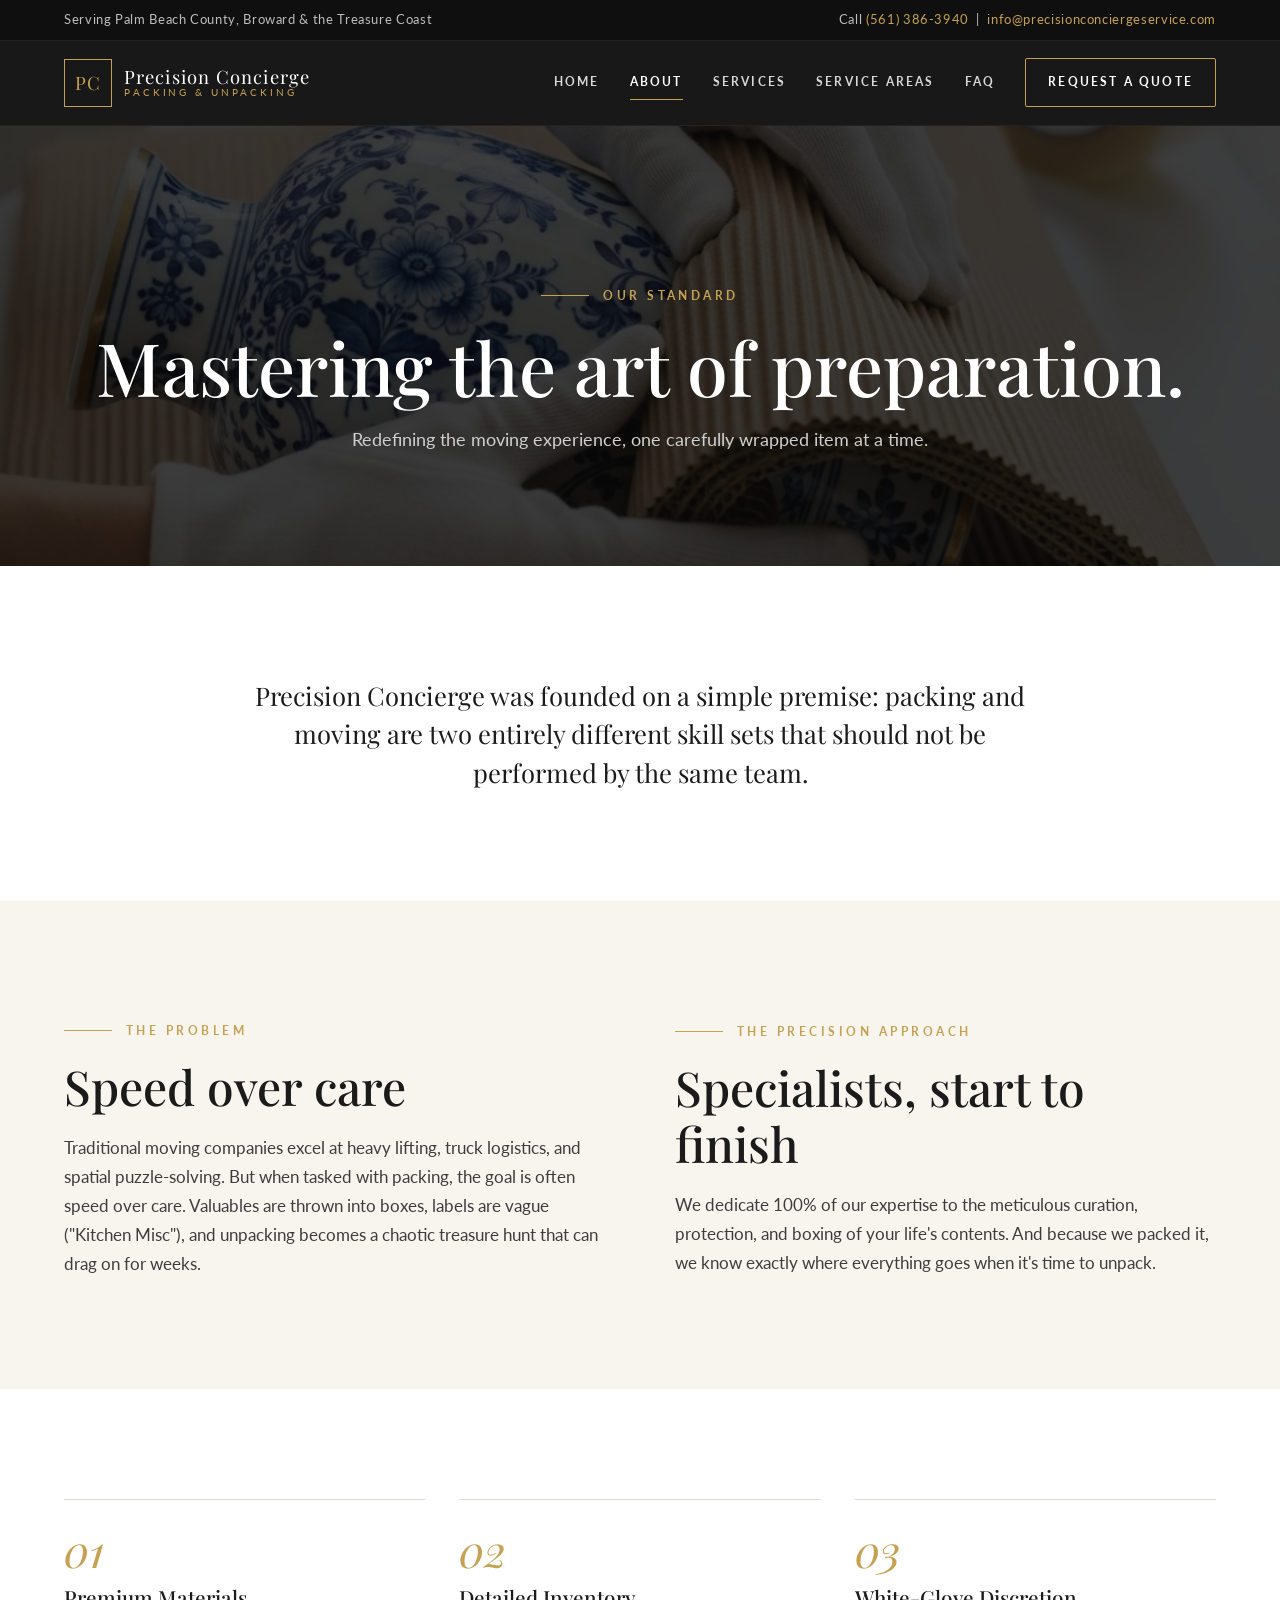
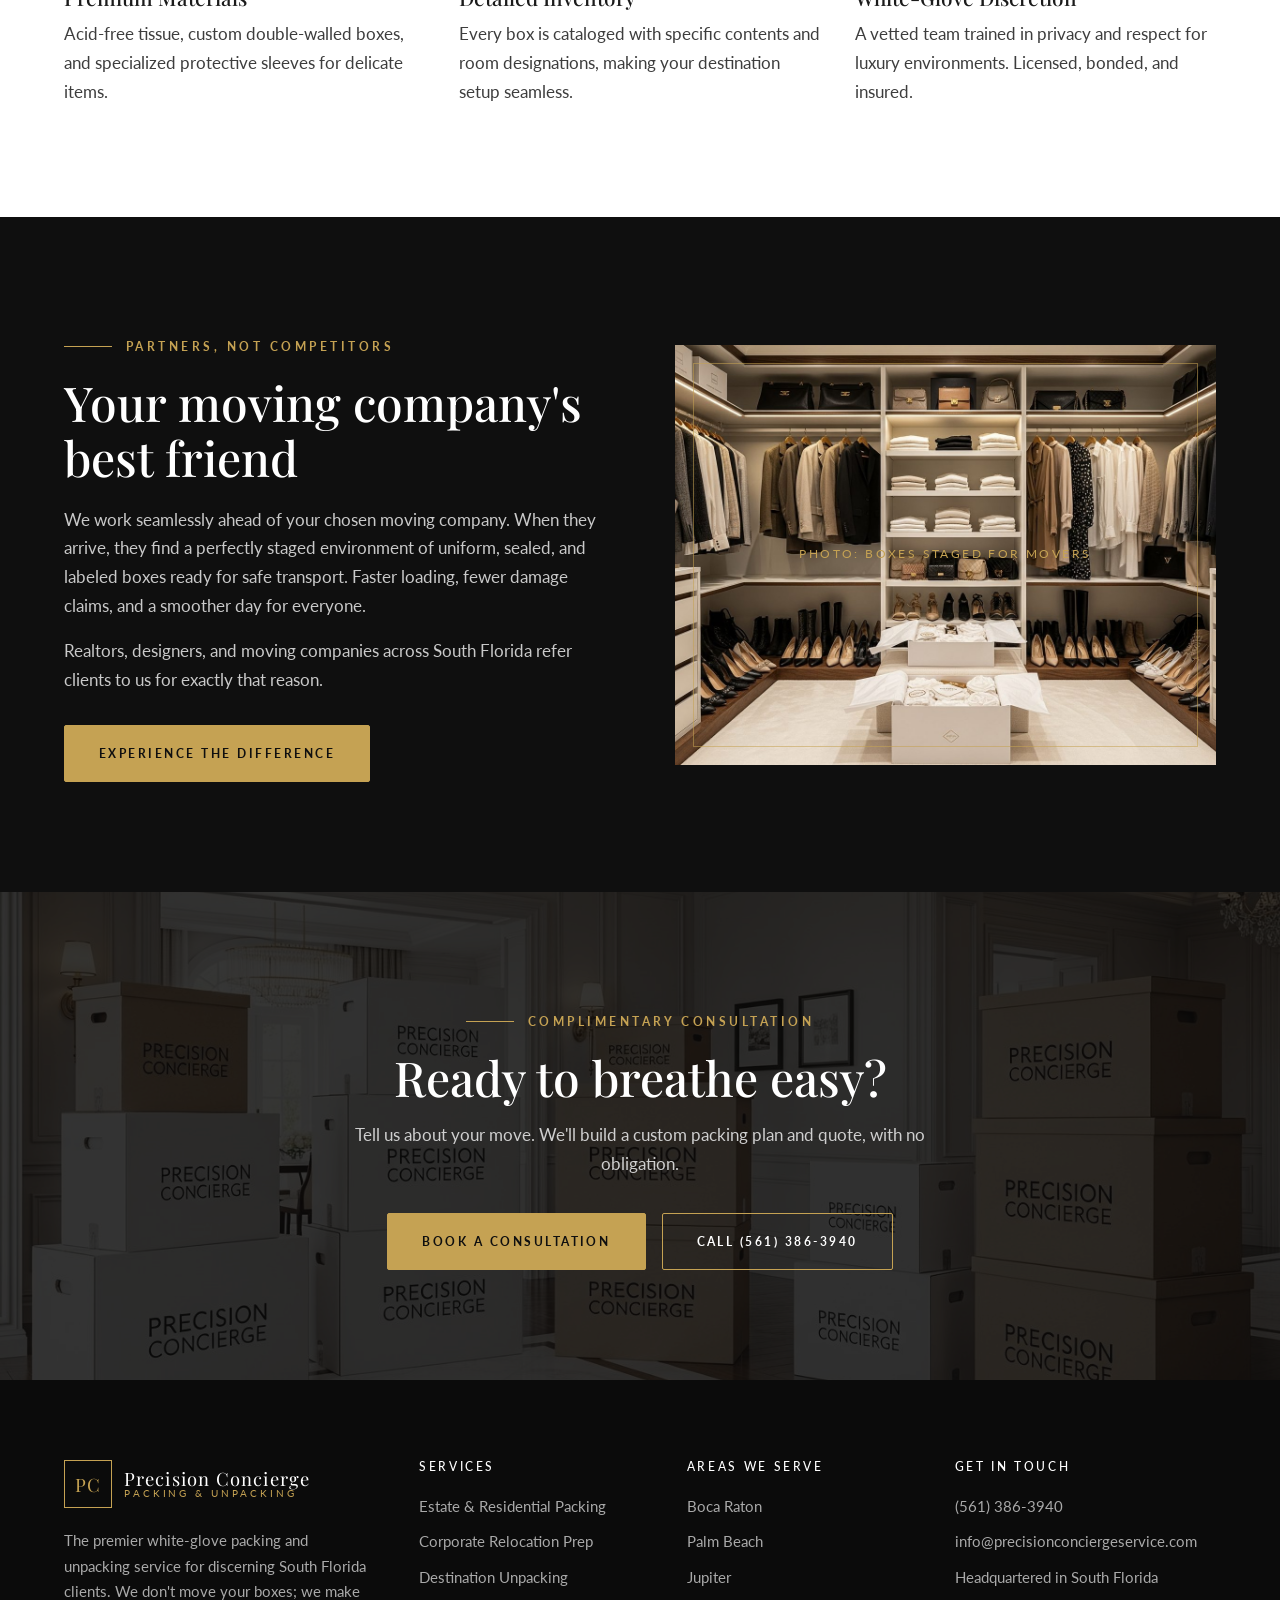
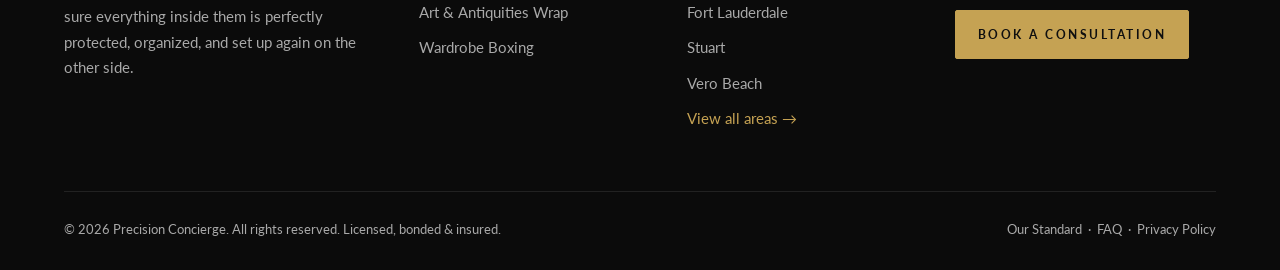
<file: about.html>
<!DOCTYPE html>
<html lang="en">
<head>
<meta charset="UTF-8">
<meta name="viewport" content="width=device-width, initial-scale=1">
<title>About Precision Concierge | White-Glove Packing Specialists in South Florida</title>
<meta name="description" content="Packing and moving are different skills. Precision Concierge specializes in meticulous packing and unpacking for luxury homes and offices across South Florida.">
<link rel="canonical" href="https://precisionconciergeservice.com/about">
<meta property="og:type" content="website">
<meta property="og:title" content="About Precision Concierge | White-Glove Packing Specialists in South Florida">
<meta property="og:description" content="Packing and moving are different skills. Precision Concierge specializes in meticulous packing and unpacking for luxury homes and offices across South Florida.">
<meta property="og:url" content="https://precisionconciergeservice.com/about">
<meta property="og:image" content="https://precisionconciergeservice.com/images/hero-luxury.jpg">
<meta name="twitter:card" content="summary_large_image">
<meta name="theme-color" content="#0f0f0f">
<link rel="preconnect" href="https://fonts.googleapis.com">
<link rel="preconnect" href="https://fonts.gstatic.com" crossorigin>
<link href="https://fonts.googleapis.com/css2?family=Lato:wght@300;400;700&family=Playfair+Display:ital,wght@0,400;0,500;0,600;1,400&display=swap" rel="stylesheet">
<link rel="stylesheet" href="/css/styles.css">
<script type="application/ld+json">{"@context": "https://schema.org", "@type": "LocalBusiness", "@id": "https://precisionconciergeservice.com/#business", "name": "Precision Concierge", "description": "White-glove packing and unpacking service for luxury homes and corporate offices in South Florida.", "url": "https://precisionconciergeservice.com", "telephone": "+15613863940", "email": "info@precisionconciergeservice.com", "priceRange": "$$$", "address": {"@type": "PostalAddress", "addressRegion": "FL", "addressCountry": "US"}, "areaServed": [{"@type": "City", "name": "Palm Beach, FL"}, {"@type": "City", "name": "West Palm Beach, FL"}, {"@type": "City", "name": "Jupiter, FL"}, {"@type": "City", "name": "Palm Beach Gardens, FL"}, {"@type": "City", "name": "Wellington, FL"}, {"@type": "City", "name": "Boca Raton, FL"}, {"@type": "City", "name": "Delray Beach, FL"}, {"@type": "City", "name": "Boynton Beach, FL"}, {"@type": "City", "name": "Lake Worth Beach, FL"}, {"@type": "City", "name": "Royal Palm Beach, FL"}, {"@type": "City", "name": "Fort Lauderdale, FL"}, {"@type": "City", "name": "Parkland, FL"}, {"@type": "City", "name": "Coral Springs, FL"}, {"@type": "City", "name": "Weston, FL"}, {"@type": "City", "name": "Pompano Beach, FL"}, {"@type": "City", "name": "Hollywood, FL"}, {"@type": "City", "name": "Stuart, FL"}, {"@type": "City", "name": "Hobe Sound, FL"}, {"@type": "City", "name": "Jensen Beach, FL"}, {"@type": "City", "name": "Port St. Lucie, FL"}, {"@type": "City", "name": "Fort Pierce, FL"}, {"@type": "City", "name": "Vero Beach, FL"}], "hasOfferCatalog": {"@type": "OfferCatalog", "name": "Packing Services", "itemListElement": [{"@type": "Offer", "itemOffered": {"@type": "Service", "name": "Residential & Estate Packing"}}, {"@type": "Offer", "itemOffered": {"@type": "Service", "name": "Corporate Relocation Packing"}}, {"@type": "Offer", "itemOffered": {"@type": "Service", "name": "Destination Unpacking & Home Setup"}}]}}</script>
</head>
<body>
<a class="skip" href="#main">Skip to content</a>
<div class="topbar">
  <div class="container">
    <span class="hide-sm">Serving Palm Beach County, Broward &amp; the Treasure Coast</span>
    <span>Call <a href="tel:+15613863940">(561) 386-3940</a> &nbsp;|&nbsp; <a href="mailto:info@precisionconciergeservice.com">info@precisionconciergeservice.com</a></span>
  </div>
</div>
<header class="header">
  <div class="container">
    <a href="/" class="logo" aria-label="Precision Concierge home">
      <!-- SWAP: replace the two spans below with <img src="images/logo.png" alt="Precision Concierge"> once you add the logo file -->
      <span class="logo-mark">PC</span>
      <span class="logo-text">Precision Concierge<small>Packing &amp; Unpacking</small></span>
    </a>
    <button class="menu-toggle" aria-label="Open menu" aria-expanded="false">&#9776;</button>
    <nav class="nav" aria-label="Main">
      <a href="/">Home</a>
      <a href="/about" class="active">About</a>
      <a href="/services">Services</a>
      <a href="/service-areas">Service Areas</a>
      <a href="/faq">FAQ</a>
      <a href="/contact" class="btn btn-outline">Request a Quote</a>
    </nav>
  </div>
</header>
<main id="main">

<section class="page-hero" style="background-image:url('/images/about-hands.jpg')">
  <div class="container"><span class="eyebrow">Our Standard</span><h1>Mastering the art of preparation.</h1><p>Redefining the moving experience, one carefully wrapped item at a time.</p></div>
</section>

<section class="section">
  <div class="container narrow center reveal">
    <p style="font-family:var(--serif);font-size:1.6rem;line-height:1.5;color:var(--ink)">Precision Concierge was founded on a simple premise: packing and moving are two entirely different skill sets that should not be performed by the same team.</p>
  </div>
</section>

<section class="section bg-ivory">
  <div class="container grid-2">
    <div class="reveal">
      <span class="eyebrow">The Problem</span>
      <h2>Speed over care</h2>
      <p style="margin-top:20px">Traditional moving companies excel at heavy lifting, truck logistics, and spatial puzzle-solving. But when tasked with packing, the goal is often speed over care. Valuables are thrown into boxes, labels are vague ("Kitchen Misc"), and unpacking becomes a chaotic treasure hunt that can drag on for weeks.</p>
    </div>
    <div class="reveal">
      <span class="eyebrow">The Precision Approach</span>
      <h2>Specialists, start to finish</h2>
      <p style="margin-top:20px">We dedicate 100% of our expertise to the meticulous curation, protection, and boxing of your life's contents. And because we packed it, we know exactly where everything goes when it's time to unpack.</p>
    </div>
  </div>
</section>

<section class="section">
  <div class="container">
    <div class="grid-3">
      <div class="reveal"><div class="step" style="border-color:var(--line)"><div class="num">01</div><h3>Premium Materials</h3><p>Acid-free tissue, custom double-walled boxes, and specialized protective sleeves for delicate items.</p></div></div>
      <div class="reveal"><div class="step" style="border-color:var(--line)"><div class="num">02</div><h3>Detailed Inventory</h3><p>Every box is cataloged with specific contents and room designations, making your destination setup seamless.</p></div></div>
      <div class="reveal"><div class="step" style="border-color:var(--line)"><div class="num">03</div><h3>White-Glove Discretion</h3><p>A vetted team trained in privacy and respect for luxury environments. Licensed, bonded, and insured.</p></div></div>
    </div>
  </div>
</section>

<section class="section bg-dark">
  <div class="container grid-2">
    <div class="reveal">
      <span class="eyebrow">Partners, Not Competitors</span>
      <h2>Your moving company's best friend</h2>
      <p style="margin-top:20px">We work seamlessly ahead of your chosen moving company. When they arrive, they find a perfectly staged environment of uniform, sealed, and labeled boxes ready for safe transport. Faster loading, fewer damage claims, and a smoother day for everyone.</p>
      <p style="margin-top:16px">Realtors, designers, and moving companies across South Florida refer clients to us for exactly that reason.</p>
      <a href="/contact" class="btn btn-gold" style="margin-top:30px">Experience the Difference</a>
    </div>
    <div class="frame reveal"><img src="/images/service-residential.jpg" alt="Sealed, labeled boxes staged for movers" loading="lazy"><div class="ph">Photo: boxes staged for movers</div></div>
  </div>
</section>
<section class="cta-band" style="background-image:url('/images/hero-luxury.jpg')">
  <div class="container reveal">
    <span class="eyebrow">Complimentary Consultation</span>
    <h2>Ready to breathe easy?</h2>
    <p>Tell us about your move. We'll build a custom packing plan and quote, with no obligation.</p>
    <div class="btn-row" style="justify-content:center">
      <a href="/contact" class="btn btn-gold">Book a Consultation</a>
      <a href="tel:+15613863940" class="btn btn-outline">Call (561) 386-3940</a>
    </div>
  </div>
</section>

</main>
<footer class="footer">
  <div class="container">
    <div class="footer-grid">
      <div>
        <a href="/" class="logo" style="margin-bottom:20px"><span class="logo-mark">PC</span><span class="logo-text">Precision Concierge<small>Packing &amp; Unpacking</small></span></a>
        <p>The premier white-glove packing and unpacking service for discerning South Florida clients. We don't move your boxes; we make sure everything inside them is perfectly protected, organized, and set up again on the other side.</p>
      </div>
      <div>
        <h4>Services</h4>
        <ul>
          <li><a href="/services#residential">Estate &amp; Residential Packing</a></li>
          <li><a href="/services#corporate">Corporate Relocation Prep</a></li>
          <li><a href="/services#unpacking">Destination Unpacking</a></li>
          <li><a href="/services#residential">Art &amp; Antiquities Wrap</a></li>
          <li><a href="/services#residential">Wardrobe Boxing</a></li>
        </ul>
      </div>
      <div>
        <h4>Areas We Serve</h4>
        <ul><li><a href="/service-areas">Boca Raton</a></li><li><a href="/service-areas">Palm Beach</a></li><li><a href="/service-areas">Jupiter</a></li><li><a href="/service-areas">Fort Lauderdale</a></li><li><a href="/service-areas">Stuart</a></li><li><a href="/service-areas">Vero Beach</a></li><li><a href="/service-areas" class="gold">View all areas &rarr;</a></li></ul>
      </div>
      <div>
        <h4>Get in Touch</h4>
        <ul>
          <li><a href="tel:+15613863940">(561) 386-3940</a></li>
          <li><a href="mailto:info@precisionconciergeservice.com">info@precisionconciergeservice.com</a></li>
          <li>Headquartered in South Florida</li>
          <li style="margin-top:10px"><a href="/contact" class="btn btn-gold" style="padding:13px 22px">Book a Consultation</a></li>
        </ul>
      </div>
    </div>
    <div class="footer-bottom">
      <span>&copy; <span id="year">2026</span> Precision Concierge. All rights reserved. Licensed, bonded &amp; insured.</span>
      <span><a href="/about">Our Standard</a> &nbsp;&middot;&nbsp; <a href="/faq">FAQ</a> &nbsp;&middot;&nbsp; <a href="/privacy">Privacy Policy</a></span>
    </div>
  </div>
</footer>
<div class="mobile-bar">
  <a href="tel:+15613863940">Call Now</a>
  <a href="/contact">Free Consultation</a>
</div>
<script src="/js/main.js"></script>
</body>
</html>
</file>
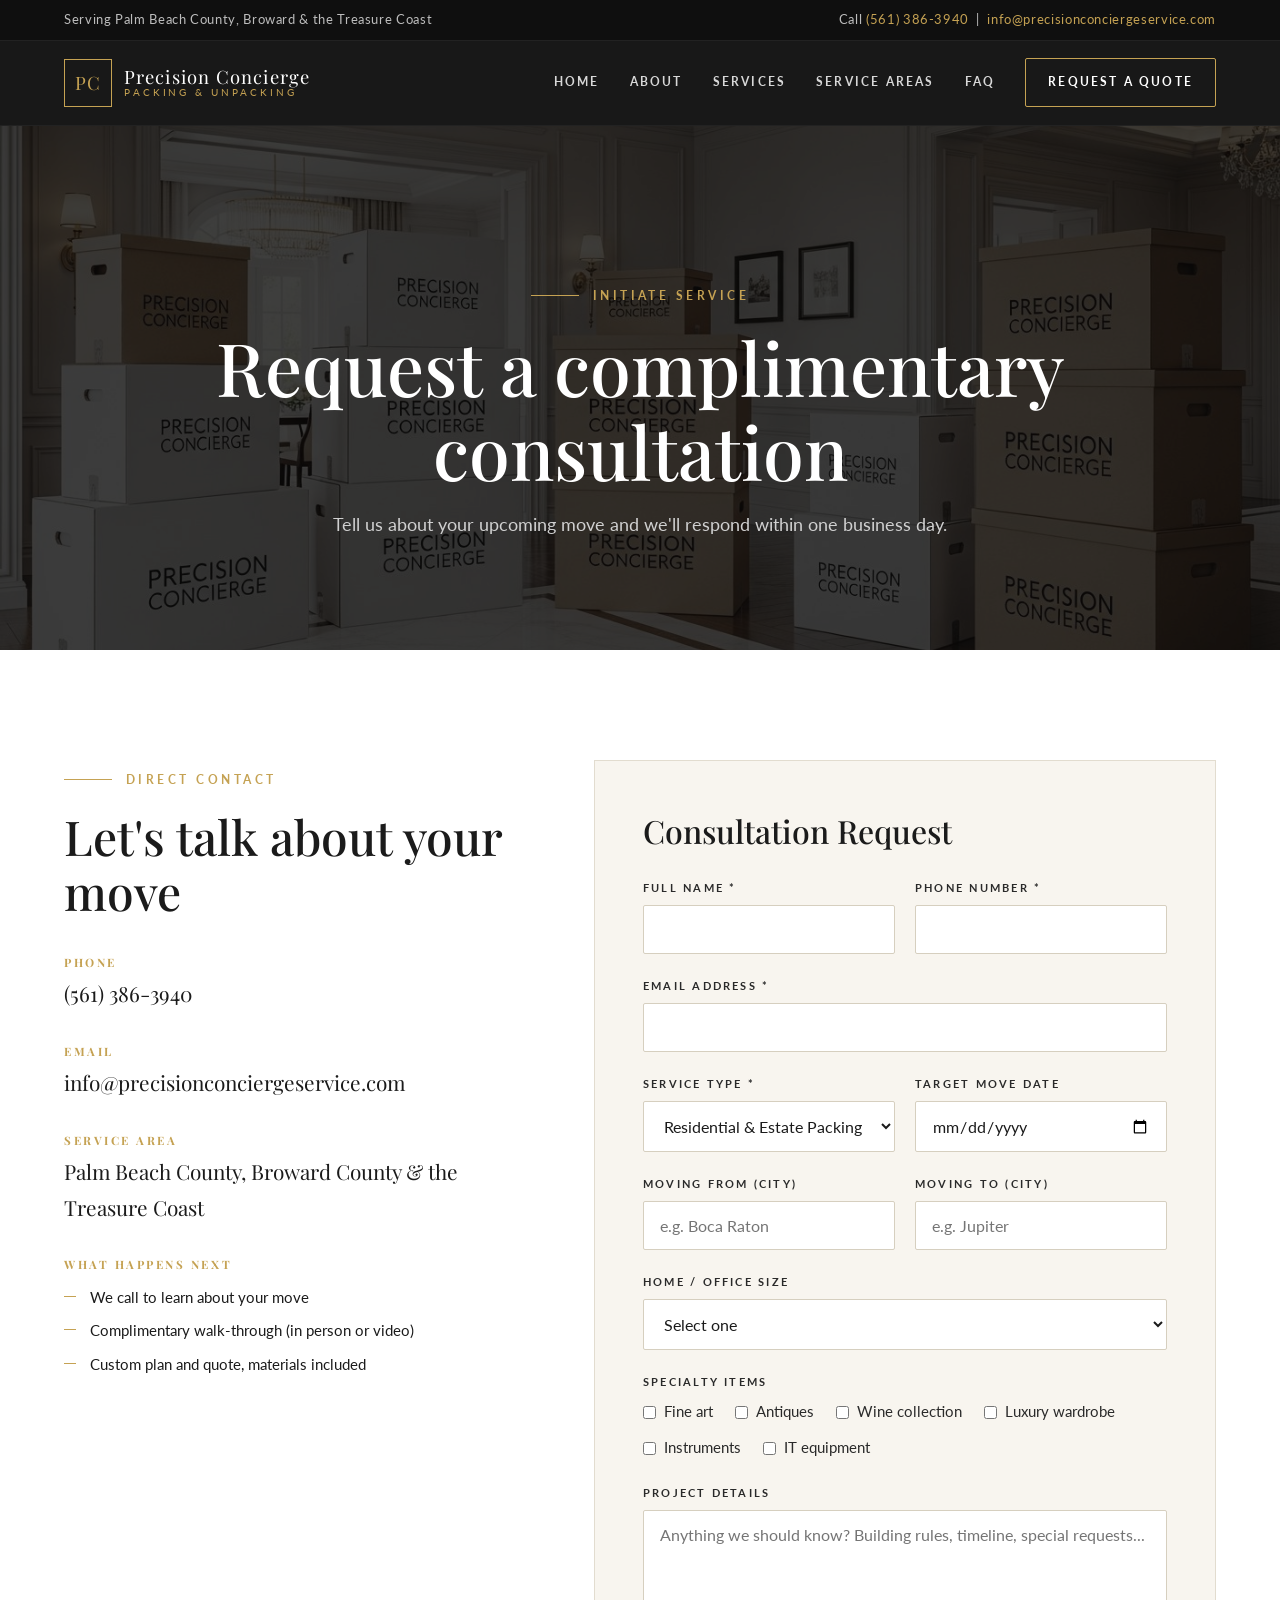
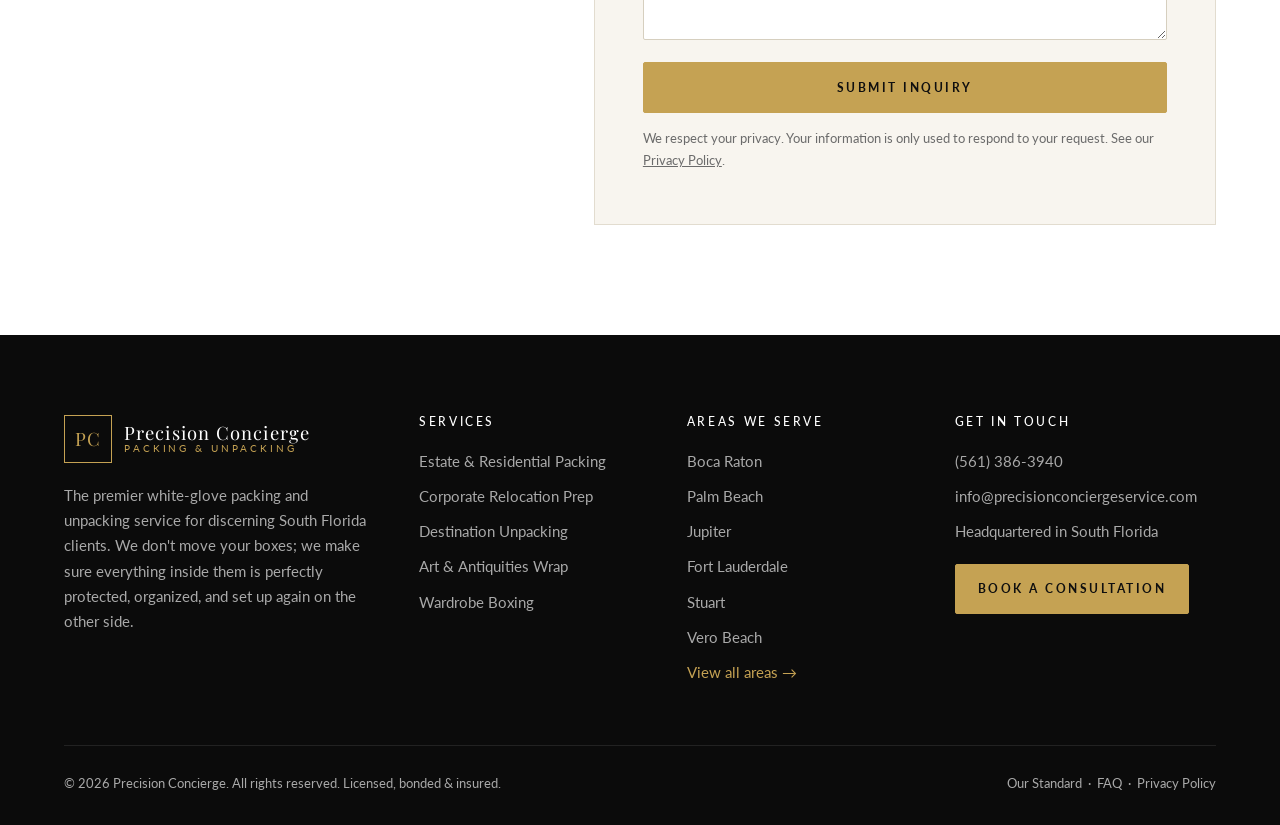
<file: contact.html>
<!DOCTYPE html>
<html lang="en">
<head>
<meta charset="UTF-8">
<meta name="viewport" content="width=device-width, initial-scale=1">
<title>Book a Free Packing Consultation | Precision Concierge South Florida</title>
<meta name="description" content="Request a complimentary consultation for packing or unpacking services in Palm Beach, Broward, and the Treasure Coast. Call (561) 386-3940.">
<link rel="canonical" href="https://precisionconciergeservice.com/contact">
<meta property="og:type" content="website">
<meta property="og:title" content="Book a Free Packing Consultation | Precision Concierge South Florida">
<meta property="og:description" content="Request a complimentary consultation for packing or unpacking services in Palm Beach, Broward, and the Treasure Coast. Call (561) 386-3940.">
<meta property="og:url" content="https://precisionconciergeservice.com/contact">
<meta property="og:image" content="https://precisionconciergeservice.com/images/hero-luxury.jpg">
<meta name="twitter:card" content="summary_large_image">
<meta name="theme-color" content="#0f0f0f">
<link rel="preconnect" href="https://fonts.googleapis.com">
<link rel="preconnect" href="https://fonts.gstatic.com" crossorigin>
<link href="https://fonts.googleapis.com/css2?family=Lato:wght@300;400;700&family=Playfair+Display:ital,wght@0,400;0,500;0,600;1,400&display=swap" rel="stylesheet">
<link rel="stylesheet" href="/css/styles.css">
<script type="application/ld+json">{"@context": "https://schema.org", "@type": "LocalBusiness", "@id": "https://precisionconciergeservice.com/#business", "name": "Precision Concierge", "description": "White-glove packing and unpacking service for luxury homes and corporate offices in South Florida.", "url": "https://precisionconciergeservice.com", "telephone": "+15613863940", "email": "info@precisionconciergeservice.com", "priceRange": "$$$", "address": {"@type": "PostalAddress", "addressRegion": "FL", "addressCountry": "US"}, "areaServed": [{"@type": "City", "name": "Palm Beach, FL"}, {"@type": "City", "name": "West Palm Beach, FL"}, {"@type": "City", "name": "Jupiter, FL"}, {"@type": "City", "name": "Palm Beach Gardens, FL"}, {"@type": "City", "name": "Wellington, FL"}, {"@type": "City", "name": "Boca Raton, FL"}, {"@type": "City", "name": "Delray Beach, FL"}, {"@type": "City", "name": "Boynton Beach, FL"}, {"@type": "City", "name": "Lake Worth Beach, FL"}, {"@type": "City", "name": "Royal Palm Beach, FL"}, {"@type": "City", "name": "Fort Lauderdale, FL"}, {"@type": "City", "name": "Parkland, FL"}, {"@type": "City", "name": "Coral Springs, FL"}, {"@type": "City", "name": "Weston, FL"}, {"@type": "City", "name": "Pompano Beach, FL"}, {"@type": "City", "name": "Hollywood, FL"}, {"@type": "City", "name": "Stuart, FL"}, {"@type": "City", "name": "Hobe Sound, FL"}, {"@type": "City", "name": "Jensen Beach, FL"}, {"@type": "City", "name": "Port St. Lucie, FL"}, {"@type": "City", "name": "Fort Pierce, FL"}, {"@type": "City", "name": "Vero Beach, FL"}], "hasOfferCatalog": {"@type": "OfferCatalog", "name": "Packing Services", "itemListElement": [{"@type": "Offer", "itemOffered": {"@type": "Service", "name": "Residential & Estate Packing"}}, {"@type": "Offer", "itemOffered": {"@type": "Service", "name": "Corporate Relocation Packing"}}, {"@type": "Offer", "itemOffered": {"@type": "Service", "name": "Destination Unpacking & Home Setup"}}]}}</script>
</head>
<body>
<a class="skip" href="#main">Skip to content</a>
<div class="topbar">
  <div class="container">
    <span class="hide-sm">Serving Palm Beach County, Broward &amp; the Treasure Coast</span>
    <span>Call <a href="tel:+15613863940">(561) 386-3940</a> &nbsp;|&nbsp; <a href="mailto:info@precisionconciergeservice.com">info@precisionconciergeservice.com</a></span>
  </div>
</div>
<header class="header">
  <div class="container">
    <a href="/" class="logo" aria-label="Precision Concierge home">
      <!-- SWAP: replace the two spans below with <img src="images/logo.png" alt="Precision Concierge"> once you add the logo file -->
      <span class="logo-mark">PC</span>
      <span class="logo-text">Precision Concierge<small>Packing &amp; Unpacking</small></span>
    </a>
    <button class="menu-toggle" aria-label="Open menu" aria-expanded="false">&#9776;</button>
    <nav class="nav" aria-label="Main">
      <a href="/">Home</a>
      <a href="/about">About</a>
      <a href="/services">Services</a>
      <a href="/service-areas">Service Areas</a>
      <a href="/faq">FAQ</a>
      <a href="/contact" class="btn btn-outline">Request a Quote</a>
    </nav>
  </div>
</header>
<main id="main">

<section class="page-hero" style="background-image:url('/images/hero-luxury.jpg')">
  <div class="container"><span class="eyebrow">Initiate Service</span><h1>Request a complimentary consultation</h1><p>Tell us about your upcoming move and we'll respond within one business day.</p></div>
</section>
<section class="section">
  <div class="container contact-grid">
    <div class="reveal">
      <span class="eyebrow">Direct Contact</span>
      <h2 style="margin-bottom:34px">Let's talk about your move</h2>
      <div class="info-block"><div class="label">Phone</div><a href="tel:+15613863940">(561) 386-3940</a></div>
      <div class="info-block"><div class="label">Email</div><a href="mailto:info@precisionconciergeservice.com">info@precisionconciergeservice.com</a></div>
      <div class="info-block"><div class="label">Service Area</div><div>Palm Beach County, Broward County &amp; the Treasure Coast</div></div>
      <div class="info-block"><div class="label">What Happens Next</div>
        <ul class="checks" style="margin-top:10px"><li>We call to learn about your move</li><li>Complimentary walk-through (in person or video)</li><li>Custom plan and quote, materials included</li></ul>
      </div>
    </div>
    <form class="form reveal" id="quote-form">
      <h2>Consultation Request</h2>
      <div class="form-row">
        <div class="field"><label for="name">Full Name *</label><input id="name" name="name" required autocomplete="name"></div>
        <div class="field"><label for="phone">Phone Number *</label><input id="phone" name="phone" type="tel" required autocomplete="tel"></div>
      </div>
      <div class="field"><label for="email">Email Address *</label><input id="email" name="email" type="email" required autocomplete="email"></div>
      <div class="form-row">
        <div class="field"><label for="service">Service Type *</label>
          <select id="service" name="service" required>
            <option value="residential">Residential &amp; Estate Packing</option>
            <option value="corporate">Corporate Relocation</option>
            <option value="unpacking">Destination Unpacking</option>
            <option value="full">Full Service (Pack + Unpack)</option>
            <option value="other">Other / Custom</option>
          </select></div>
        <div class="field"><label for="date">Target Move Date</label><input id="date" name="date" type="date"></div>
      </div>
      <div class="form-row">
        <div class="field"><label for="from_city">Moving From (City)</label><input id="from_city" name="from_city" placeholder="e.g. Boca Raton"></div>
        <div class="field"><label for="to_city">Moving To (City)</label><input id="to_city" name="to_city" placeholder="e.g. Jupiter"></div>
      </div>
      <div class="field"><label for="size">Home / Office Size</label>
        <select id="size" name="size"><option value="">Select one</option><option>Condo / 1-2 bedrooms</option><option>3-4 bedrooms</option><option>5+ bedrooms / estate</option><option>Office: under 20 people</option><option>Office: 20+ people</option></select></div>
      <div class="field"><label>Specialty Items</label>
        <div class="checkbox-group">
          <label><input type="checkbox" name="specialty" value="Fine art"> Fine art</label>
          <label><input type="checkbox" name="specialty" value="Antiques"> Antiques</label>
          <label><input type="checkbox" name="specialty" value="Wine collection"> Wine collection</label>
          <label><input type="checkbox" name="specialty" value="Luxury wardrobe"> Luxury wardrobe</label>
          <label><input type="checkbox" name="specialty" value="Piano / instruments"> Instruments</label>
          <label><input type="checkbox" name="specialty" value="IT equipment"> IT equipment</label>
        </div></div>
      <div class="field"><label for="details">Project Details</label><textarea id="details" name="details" placeholder="Anything we should know? Building rules, timeline, special requests..."></textarea></div>
      <button type="submit" class="btn btn-gold" style="width:100%">Submit Inquiry</button>
      <p class="form-note">We respect your privacy. Your information is only used to respond to your request. See our <a href="/privacy" style="text-decoration:underline">Privacy Policy</a>.</p>
      <div class="form-success" role="status"><h3 style="color:#fff;margin-bottom:6px">Thank you.</h3><p>Your request is on its way. If your email app didn't open, please call us at (561) 386-3940.</p></div>
    </form>
  </div>
</section>
</main>
<footer class="footer">
  <div class="container">
    <div class="footer-grid">
      <div>
        <a href="/" class="logo" style="margin-bottom:20px"><span class="logo-mark">PC</span><span class="logo-text">Precision Concierge<small>Packing &amp; Unpacking</small></span></a>
        <p>The premier white-glove packing and unpacking service for discerning South Florida clients. We don't move your boxes; we make sure everything inside them is perfectly protected, organized, and set up again on the other side.</p>
      </div>
      <div>
        <h4>Services</h4>
        <ul>
          <li><a href="/services#residential">Estate &amp; Residential Packing</a></li>
          <li><a href="/services#corporate">Corporate Relocation Prep</a></li>
          <li><a href="/services#unpacking">Destination Unpacking</a></li>
          <li><a href="/services#residential">Art &amp; Antiquities Wrap</a></li>
          <li><a href="/services#residential">Wardrobe Boxing</a></li>
        </ul>
      </div>
      <div>
        <h4>Areas We Serve</h4>
        <ul><li><a href="/service-areas">Boca Raton</a></li><li><a href="/service-areas">Palm Beach</a></li><li><a href="/service-areas">Jupiter</a></li><li><a href="/service-areas">Fort Lauderdale</a></li><li><a href="/service-areas">Stuart</a></li><li><a href="/service-areas">Vero Beach</a></li><li><a href="/service-areas" class="gold">View all areas &rarr;</a></li></ul>
      </div>
      <div>
        <h4>Get in Touch</h4>
        <ul>
          <li><a href="tel:+15613863940">(561) 386-3940</a></li>
          <li><a href="mailto:info@precisionconciergeservice.com">info@precisionconciergeservice.com</a></li>
          <li>Headquartered in South Florida</li>
          <li style="margin-top:10px"><a href="/contact" class="btn btn-gold" style="padding:13px 22px">Book a Consultation</a></li>
        </ul>
      </div>
    </div>
    <div class="footer-bottom">
      <span>&copy; <span id="year">2026</span> Precision Concierge. All rights reserved. Licensed, bonded &amp; insured.</span>
      <span><a href="/about">Our Standard</a> &nbsp;&middot;&nbsp; <a href="/faq">FAQ</a> &nbsp;&middot;&nbsp; <a href="/privacy">Privacy Policy</a></span>
    </div>
  </div>
</footer>
<div class="mobile-bar">
  <a href="tel:+15613863940">Call Now</a>
  <a href="/contact">Free Consultation</a>
</div>
<script src="/js/main.js"></script>
</body>
</html>
</file>
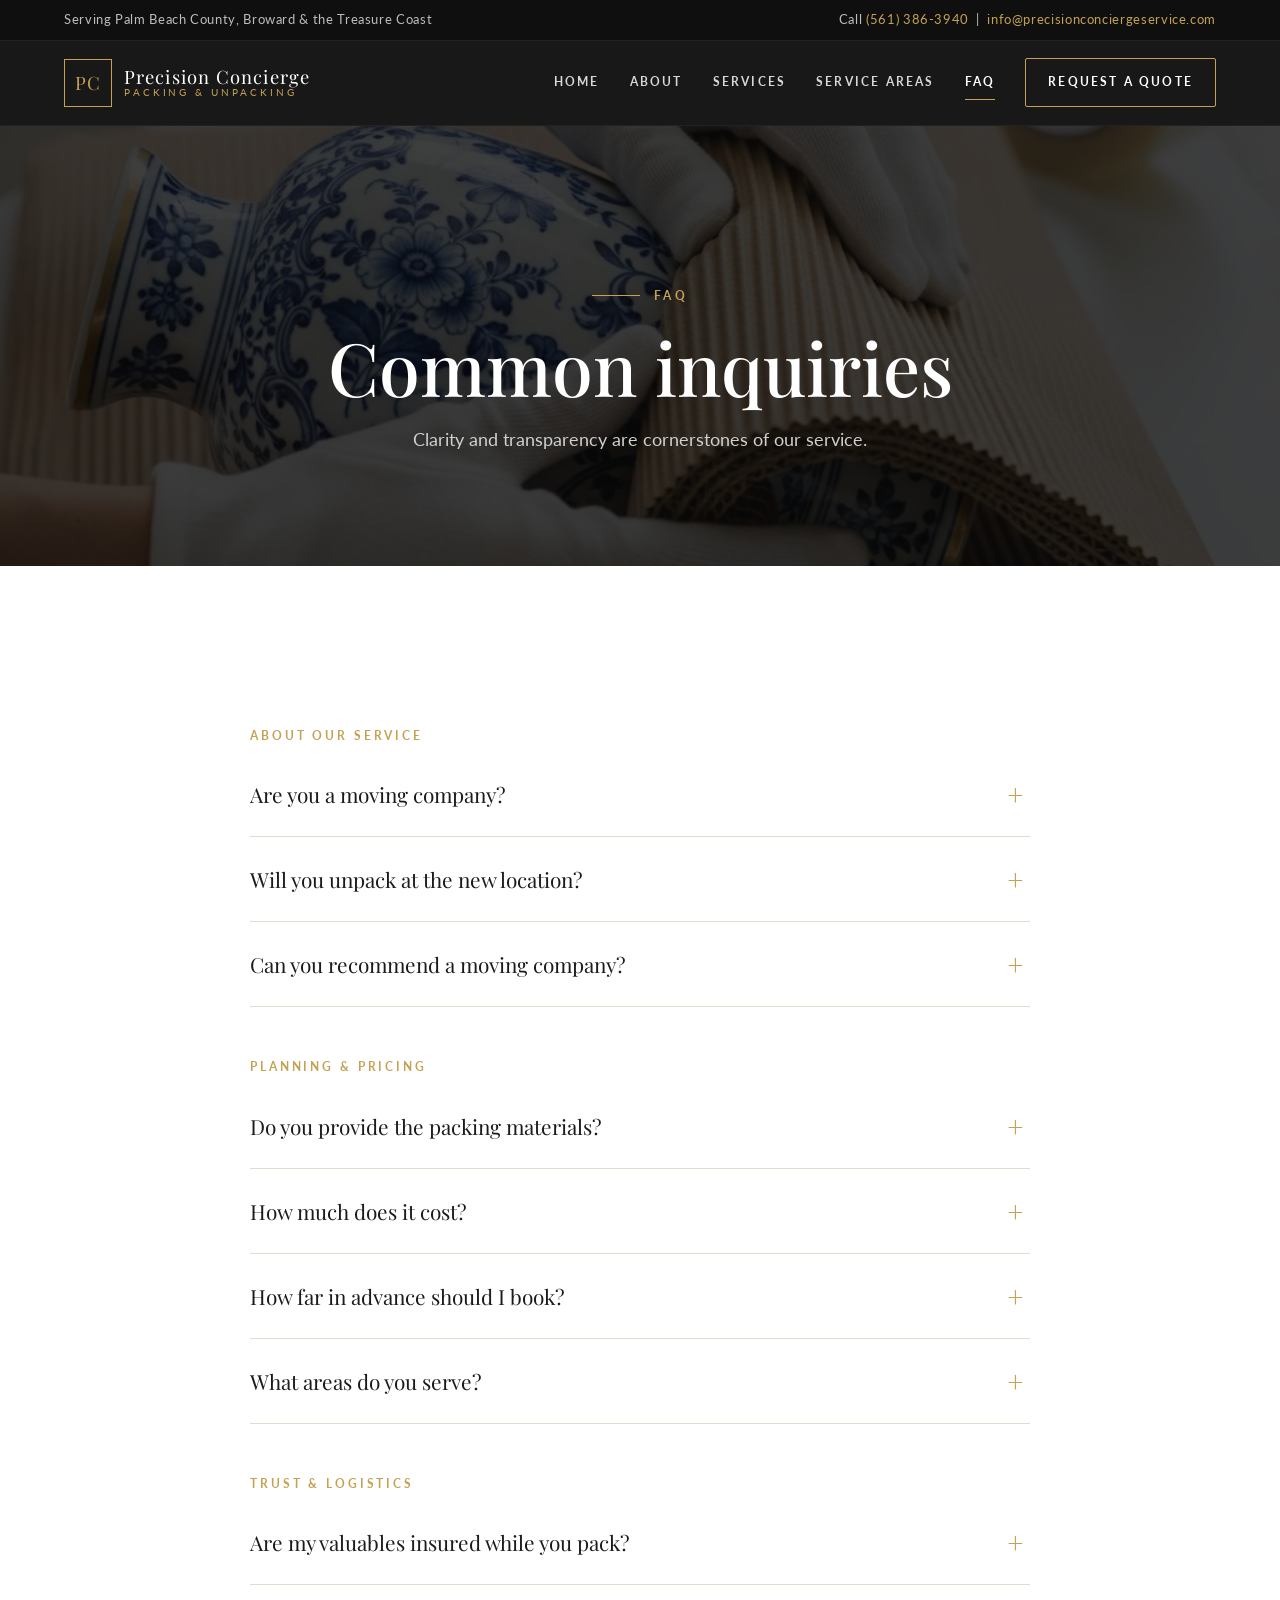
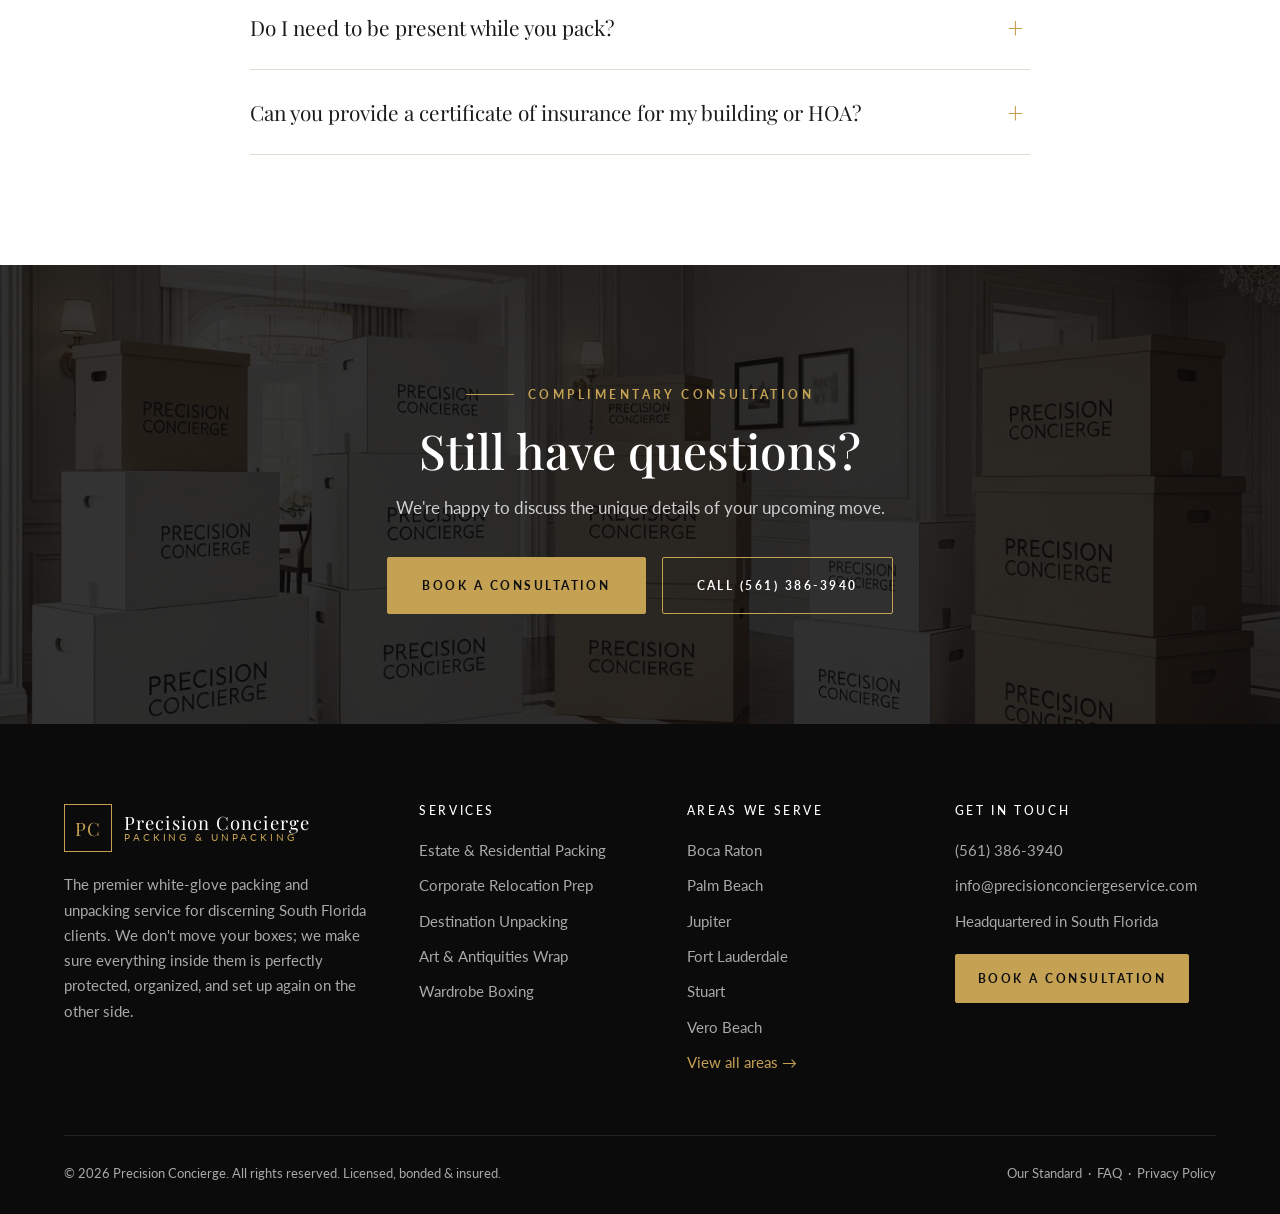
<file: faq.html>
<!DOCTYPE html>
<html lang="en">
<head>
<meta charset="UTF-8">
<meta name="viewport" content="width=device-width, initial-scale=1">
<title>Packing & Unpacking FAQ | Precision Concierge South Florida</title>
<meta name="description" content="Answers about our packing and unpacking services: pricing, materials, insurance, booking timelines, and the South Florida areas we serve.">
<link rel="canonical" href="https://precisionconciergeservice.com/faq">
<meta property="og:type" content="website">
<meta property="og:title" content="Packing & Unpacking FAQ | Precision Concierge South Florida">
<meta property="og:description" content="Answers about our packing and unpacking services: pricing, materials, insurance, booking timelines, and the South Florida areas we serve.">
<meta property="og:url" content="https://precisionconciergeservice.com/faq">
<meta property="og:image" content="https://precisionconciergeservice.com/images/hero-luxury.jpg">
<meta name="twitter:card" content="summary_large_image">
<meta name="theme-color" content="#0f0f0f">
<link rel="preconnect" href="https://fonts.googleapis.com">
<link rel="preconnect" href="https://fonts.gstatic.com" crossorigin>
<link href="https://fonts.googleapis.com/css2?family=Lato:wght@300;400;700&family=Playfair+Display:ital,wght@0,400;0,500;0,600;1,400&display=swap" rel="stylesheet">
<link rel="stylesheet" href="/css/styles.css">
<script type="application/ld+json">{"@context": "https://schema.org", "@type": "LocalBusiness", "@id": "https://precisionconciergeservice.com/#business", "name": "Precision Concierge", "description": "White-glove packing and unpacking service for luxury homes and corporate offices in South Florida.", "url": "https://precisionconciergeservice.com", "telephone": "+15613863940", "email": "info@precisionconciergeservice.com", "priceRange": "$$$", "address": {"@type": "PostalAddress", "addressRegion": "FL", "addressCountry": "US"}, "areaServed": [{"@type": "City", "name": "Palm Beach, FL"}, {"@type": "City", "name": "West Palm Beach, FL"}, {"@type": "City", "name": "Jupiter, FL"}, {"@type": "City", "name": "Palm Beach Gardens, FL"}, {"@type": "City", "name": "Wellington, FL"}, {"@type": "City", "name": "Boca Raton, FL"}, {"@type": "City", "name": "Delray Beach, FL"}, {"@type": "City", "name": "Boynton Beach, FL"}, {"@type": "City", "name": "Lake Worth Beach, FL"}, {"@type": "City", "name": "Royal Palm Beach, FL"}, {"@type": "City", "name": "Fort Lauderdale, FL"}, {"@type": "City", "name": "Parkland, FL"}, {"@type": "City", "name": "Coral Springs, FL"}, {"@type": "City", "name": "Weston, FL"}, {"@type": "City", "name": "Pompano Beach, FL"}, {"@type": "City", "name": "Hollywood, FL"}, {"@type": "City", "name": "Stuart, FL"}, {"@type": "City", "name": "Hobe Sound, FL"}, {"@type": "City", "name": "Jensen Beach, FL"}, {"@type": "City", "name": "Port St. Lucie, FL"}, {"@type": "City", "name": "Fort Pierce, FL"}, {"@type": "City", "name": "Vero Beach, FL"}], "hasOfferCatalog": {"@type": "OfferCatalog", "name": "Packing Services", "itemListElement": [{"@type": "Offer", "itemOffered": {"@type": "Service", "name": "Residential & Estate Packing"}}, {"@type": "Offer", "itemOffered": {"@type": "Service", "name": "Corporate Relocation Packing"}}, {"@type": "Offer", "itemOffered": {"@type": "Service", "name": "Destination Unpacking & Home Setup"}}]}}</script>
<script type="application/ld+json">{"@context": "https://schema.org", "@type": "FAQPage", "mainEntity": [{"@type": "Question", "name": "Are you a moving company?", "acceptedAnswer": {"@type": "Answer", "text": "No. We are a dedicated packing and unpacking service. We do not physically transport your boxes. We prepare your belongings perfectly so that when your chosen moving company arrives, they can immediately begin loading, and we can meet you at the new home to unpack."}}, {"@type": "Question", "name": "Will you unpack at the new location?", "acceptedAnswer": {"@type": "Answer", "text": "Yes! We offer destination unpacking and organizational services. We unpack boxes, organize closets, set up kitchens, and remove all empty boxes and debris so you can walk into a fully settled home."}}, {"@type": "Question", "name": "Can you recommend a moving company?", "acceptedAnswer": {"@type": "Answer", "text": "Absolutely. We work alongside many South Florida movers and are happy to share recommendations. We also work smoothly with any mover you've already booked."}}, {"@type": "Question", "name": "Do you provide the packing materials?", "acceptedAnswer": {"@type": "Answer", "text": "Yes. We bring all necessary premium materials, including custom boxes, specialized wrapping papers, bubble wrap, wardrobe boxes, and labeling systems. The cost of materials is included in your custom quote."}}, {"@type": "Question", "name": "How much does it cost?", "acceptedAnswer": {"@type": "Answer", "text": "Every home and office is different, so every engagement is custom-quoted after a complimentary consultation. Your quote is based on the size of the space, volume of belongings, specialty items, and timeline, with materials included."}}, {"@type": "Question", "name": "How far in advance should I book?", "acceptedAnswer": {"@type": "Answer", "text": "For large estates or complex corporate moves, we recommend booking 4 to 6 weeks in advance. We sometimes have availability for tight turnarounds, so please reach out regardless of your timeline."}}, {"@type": "Question", "name": "What areas do you serve?", "acceptedAnswer": {"@type": "Answer", "text": "We serve Palm Beach County, Broward County, and the Treasure Coast, including Palm Beach, Boca Raton, Jupiter, Wellington, Fort Lauderdale, Parkland, Stuart, Port St. Lucie, and Vero Beach. See our Service Areas page for the full list."}}, {"@type": "Question", "name": "Are my valuables insured while you pack?", "acceptedAnswer": {"@type": "Answer", "text": "Yes. Precision Concierge is fully licensed, bonded, and insured. We carry premium liability coverage to ensure complete peace of mind while we handle your highest-value items."}}, {"@type": "Question", "name": "Do I need to be present while you pack?", "acceptedAnswer": {"@type": "Answer", "text": "Not at all. Many clients prefer to leave the home while we work. We conduct a thorough walk-through beforehand to understand your requirements, and then our vetted team takes care of the rest."}}, {"@type": "Question", "name": "Can you provide a certificate of insurance for my building or HOA?", "acceptedAnswer": {"@type": "Answer", "text": "Yes. Just share your building's requirements when you book, and we'll provide the certificate ahead of move day."}}]}</script>
</head>
<body>
<a class="skip" href="#main">Skip to content</a>
<div class="topbar">
  <div class="container">
    <span class="hide-sm">Serving Palm Beach County, Broward &amp; the Treasure Coast</span>
    <span>Call <a href="tel:+15613863940">(561) 386-3940</a> &nbsp;|&nbsp; <a href="mailto:info@precisionconciergeservice.com">info@precisionconciergeservice.com</a></span>
  </div>
</div>
<header class="header">
  <div class="container">
    <a href="/" class="logo" aria-label="Precision Concierge home">
      <!-- SWAP: replace the two spans below with <img src="images/logo.png" alt="Precision Concierge"> once you add the logo file -->
      <span class="logo-mark">PC</span>
      <span class="logo-text">Precision Concierge<small>Packing &amp; Unpacking</small></span>
    </a>
    <button class="menu-toggle" aria-label="Open menu" aria-expanded="false">&#9776;</button>
    <nav class="nav" aria-label="Main">
      <a href="/">Home</a>
      <a href="/about">About</a>
      <a href="/services">Services</a>
      <a href="/service-areas">Service Areas</a>
      <a href="/faq" class="active">FAQ</a>
      <a href="/contact" class="btn btn-outline">Request a Quote</a>
    </nav>
  </div>
</header>
<main id="main">

<section class="page-hero" style="background-image:url('/images/about-hands.jpg')">
  <div class="container"><span class="eyebrow">FAQ</span><h1>Common inquiries</h1><p>Clarity and transparency are cornerstones of our service.</p></div>
</section>
<section class="section">
  <div class="container narrow">
    <!-- CONFIRM: the pricing, recommendation, and certificate-of-insurance answers are new. Make sure they match how the business operates. -->
    <div class="faq-cat">About Our Service</div><div class="faq-item"><button class="faq-q" aria-expanded="false">Are you a moving company?</button><div class="faq-a"><p>No. We are a dedicated packing and unpacking service. We do not physically transport your boxes. We prepare your belongings perfectly so that when your chosen moving company arrives, they can immediately begin loading, and we can meet you at the new home to unpack.</p></div></div><div class="faq-item"><button class="faq-q" aria-expanded="false">Will you unpack at the new location?</button><div class="faq-a"><p>Yes! We offer destination unpacking and organizational services. We unpack boxes, organize closets, set up kitchens, and remove all empty boxes and debris so you can walk into a fully settled home.</p></div></div><div class="faq-item"><button class="faq-q" aria-expanded="false">Can you recommend a moving company?</button><div class="faq-a"><p>Absolutely. We work alongside many South Florida movers and are happy to share recommendations. We also work smoothly with any mover you've already booked.</p></div></div><div class="faq-cat">Planning & Pricing</div><div class="faq-item"><button class="faq-q" aria-expanded="false">Do you provide the packing materials?</button><div class="faq-a"><p>Yes. We bring all necessary premium materials, including custom boxes, specialized wrapping papers, bubble wrap, wardrobe boxes, and labeling systems. The cost of materials is included in your custom quote.</p></div></div><div class="faq-item"><button class="faq-q" aria-expanded="false">How much does it cost?</button><div class="faq-a"><p>Every home and office is different, so every engagement is custom-quoted after a complimentary consultation. Your quote is based on the size of the space, volume of belongings, specialty items, and timeline, with materials included.</p></div></div><div class="faq-item"><button class="faq-q" aria-expanded="false">How far in advance should I book?</button><div class="faq-a"><p>For large estates or complex corporate moves, we recommend booking 4 to 6 weeks in advance. We sometimes have availability for tight turnarounds, so please reach out regardless of your timeline.</p></div></div><div class="faq-item"><button class="faq-q" aria-expanded="false">What areas do you serve?</button><div class="faq-a"><p>We serve Palm Beach County, Broward County, and the Treasure Coast, including Palm Beach, Boca Raton, Jupiter, Wellington, Fort Lauderdale, Parkland, Stuart, Port St. Lucie, and Vero Beach. See our Service Areas page for the full list.</p></div></div><div class="faq-cat">Trust & Logistics</div><div class="faq-item"><button class="faq-q" aria-expanded="false">Are my valuables insured while you pack?</button><div class="faq-a"><p>Yes. Precision Concierge is fully licensed, bonded, and insured. We carry premium liability coverage to ensure complete peace of mind while we handle your highest-value items.</p></div></div><div class="faq-item"><button class="faq-q" aria-expanded="false">Do I need to be present while you pack?</button><div class="faq-a"><p>Not at all. Many clients prefer to leave the home while we work. We conduct a thorough walk-through beforehand to understand your requirements, and then our vetted team takes care of the rest.</p></div></div><div class="faq-item"><button class="faq-q" aria-expanded="false">Can you provide a certificate of insurance for my building or HOA?</button><div class="faq-a"><p>Yes. Just share your building's requirements when you book, and we'll provide the certificate ahead of move day.</p></div></div>
  </div>
</section>
<section class="cta-band" style="background-image:url('/images/hero-luxury.jpg')">
  <div class="container reveal">
    <span class="eyebrow">Complimentary Consultation</span>
    <h2>Still have questions?</h2>
    <p>We're happy to discuss the unique details of your upcoming move.</p>
    <div class="btn-row" style="justify-content:center">
      <a href="/contact" class="btn btn-gold">Book a Consultation</a>
      <a href="tel:+15613863940" class="btn btn-outline">Call (561) 386-3940</a>
    </div>
  </div>
</section>

</main>
<footer class="footer">
  <div class="container">
    <div class="footer-grid">
      <div>
        <a href="/" class="logo" style="margin-bottom:20px"><span class="logo-mark">PC</span><span class="logo-text">Precision Concierge<small>Packing &amp; Unpacking</small></span></a>
        <p>The premier white-glove packing and unpacking service for discerning South Florida clients. We don't move your boxes; we make sure everything inside them is perfectly protected, organized, and set up again on the other side.</p>
      </div>
      <div>
        <h4>Services</h4>
        <ul>
          <li><a href="/services#residential">Estate &amp; Residential Packing</a></li>
          <li><a href="/services#corporate">Corporate Relocation Prep</a></li>
          <li><a href="/services#unpacking">Destination Unpacking</a></li>
          <li><a href="/services#residential">Art &amp; Antiquities Wrap</a></li>
          <li><a href="/services#residential">Wardrobe Boxing</a></li>
        </ul>
      </div>
      <div>
        <h4>Areas We Serve</h4>
        <ul><li><a href="/service-areas">Boca Raton</a></li><li><a href="/service-areas">Palm Beach</a></li><li><a href="/service-areas">Jupiter</a></li><li><a href="/service-areas">Fort Lauderdale</a></li><li><a href="/service-areas">Stuart</a></li><li><a href="/service-areas">Vero Beach</a></li><li><a href="/service-areas" class="gold">View all areas &rarr;</a></li></ul>
      </div>
      <div>
        <h4>Get in Touch</h4>
        <ul>
          <li><a href="tel:+15613863940">(561) 386-3940</a></li>
          <li><a href="mailto:info@precisionconciergeservice.com">info@precisionconciergeservice.com</a></li>
          <li>Headquartered in South Florida</li>
          <li style="margin-top:10px"><a href="/contact" class="btn btn-gold" style="padding:13px 22px">Book a Consultation</a></li>
        </ul>
      </div>
    </div>
    <div class="footer-bottom">
      <span>&copy; <span id="year">2026</span> Precision Concierge. All rights reserved. Licensed, bonded &amp; insured.</span>
      <span><a href="/about">Our Standard</a> &nbsp;&middot;&nbsp; <a href="/faq">FAQ</a> &nbsp;&middot;&nbsp; <a href="/privacy">Privacy Policy</a></span>
    </div>
  </div>
</footer>
<div class="mobile-bar">
  <a href="tel:+15613863940">Call Now</a>
  <a href="/contact">Free Consultation</a>
</div>
<script src="/js/main.js"></script>
</body>
</html>
</file>
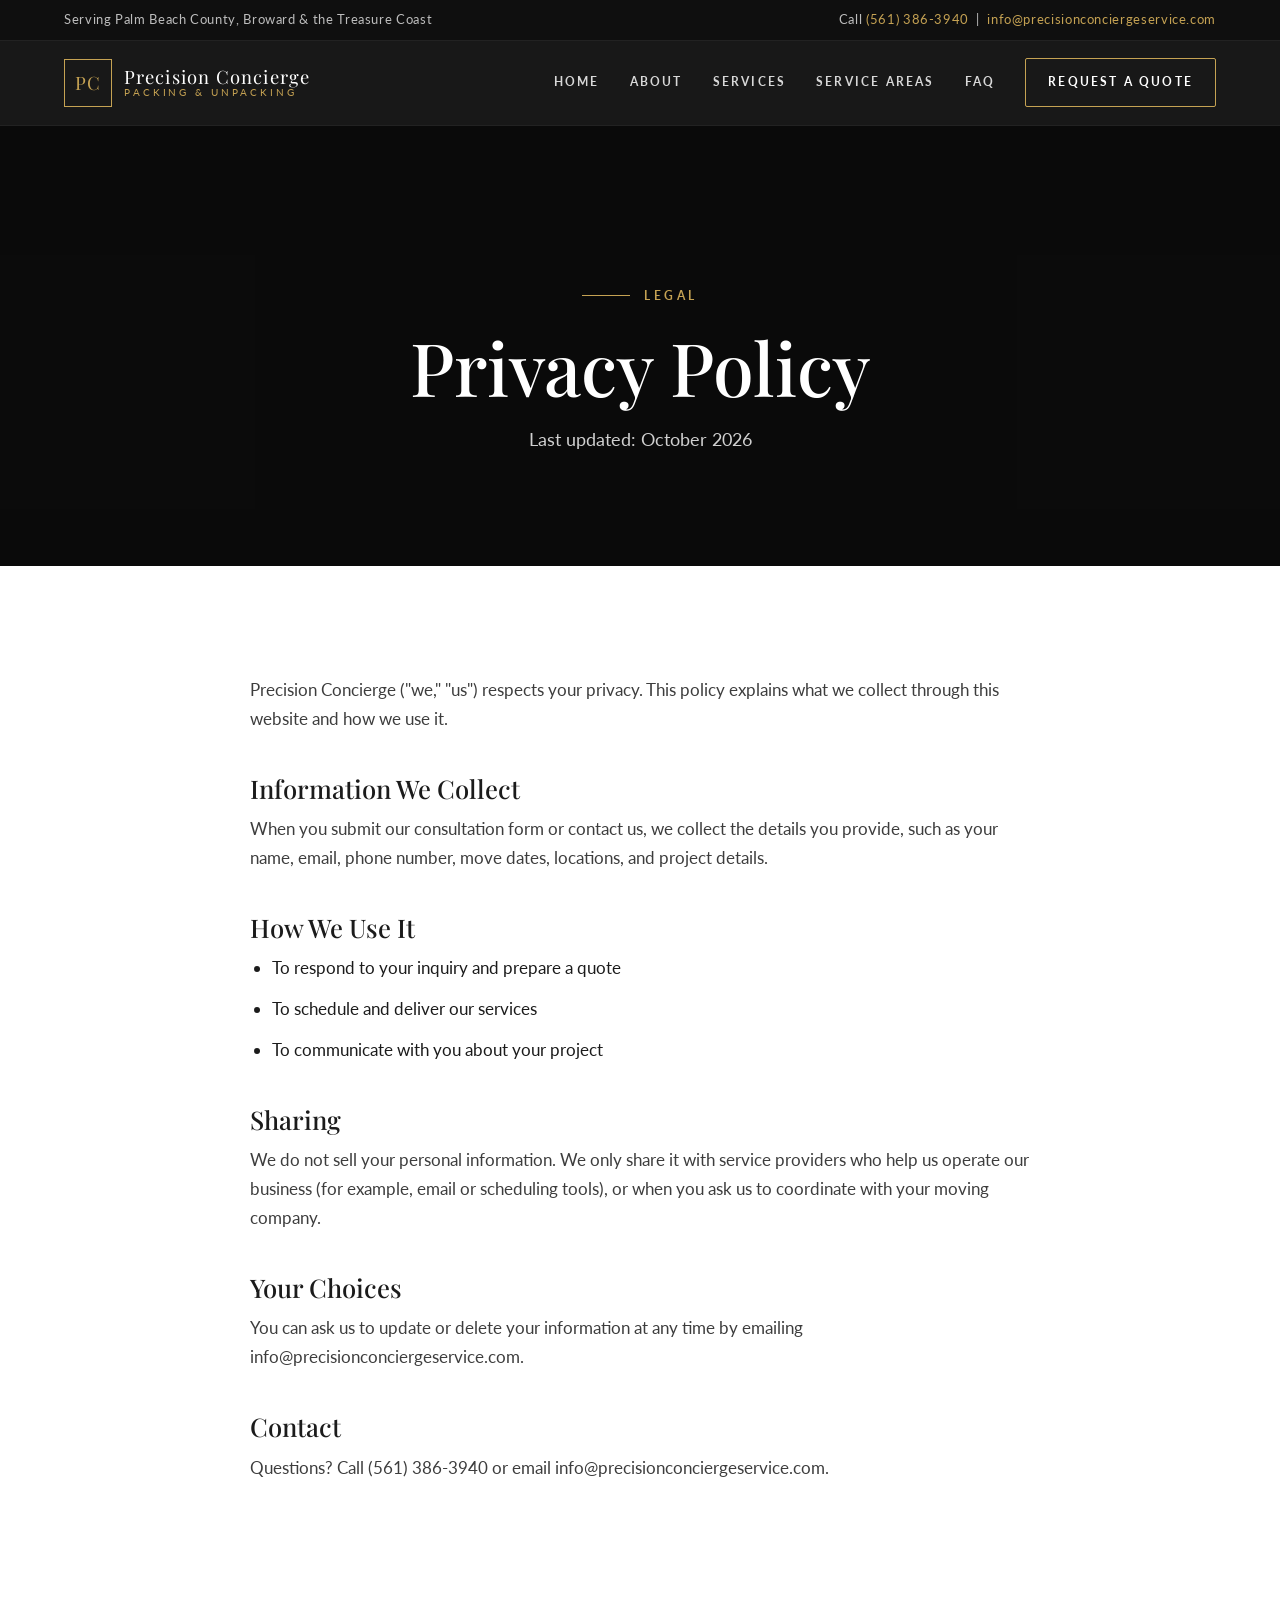
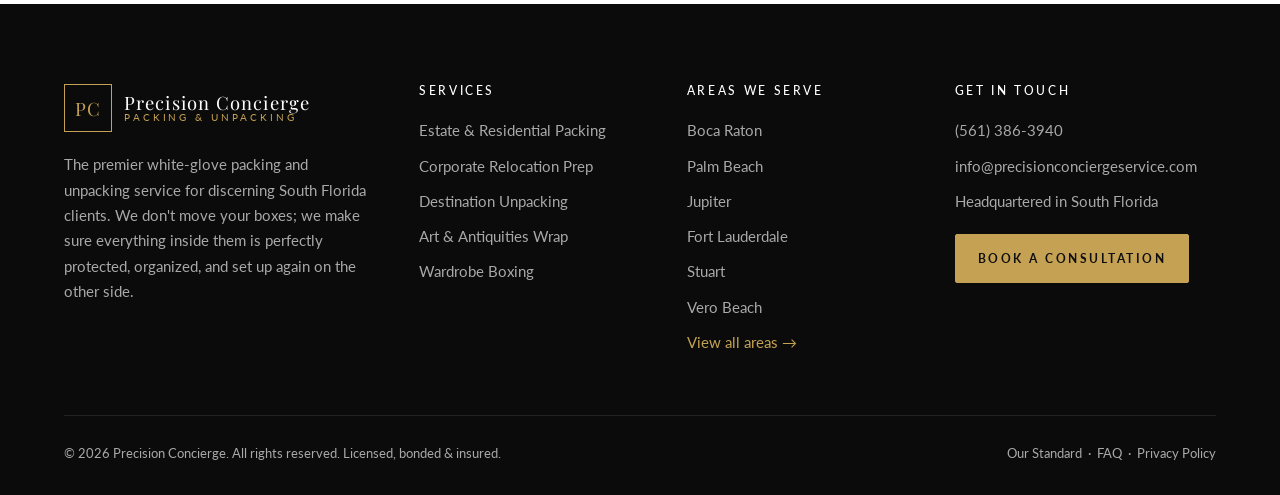
<file: privacy.html>
<!DOCTYPE html>
<html lang="en">
<head>
<meta charset="UTF-8">
<meta name="viewport" content="width=device-width, initial-scale=1">
<title>Privacy Policy | Precision Concierge</title>
<meta name="description" content="How Precision Concierge collects and uses information submitted through this website.">
<link rel="canonical" href="https://precisionconciergeservice.com/privacy">
<meta property="og:type" content="website">
<meta property="og:title" content="Privacy Policy | Precision Concierge">
<meta property="og:description" content="How Precision Concierge collects and uses information submitted through this website.">
<meta property="og:url" content="https://precisionconciergeservice.com/privacy">
<meta property="og:image" content="https://precisionconciergeservice.com/images/hero-luxury.jpg">
<meta name="twitter:card" content="summary_large_image">
<meta name="theme-color" content="#0f0f0f">
<link rel="preconnect" href="https://fonts.googleapis.com">
<link rel="preconnect" href="https://fonts.gstatic.com" crossorigin>
<link href="https://fonts.googleapis.com/css2?family=Lato:wght@300;400;700&family=Playfair+Display:ital,wght@0,400;0,500;0,600;1,400&display=swap" rel="stylesheet">
<link rel="stylesheet" href="/css/styles.css">
<script type="application/ld+json">{"@context": "https://schema.org", "@type": "LocalBusiness", "@id": "https://precisionconciergeservice.com/#business", "name": "Precision Concierge", "description": "White-glove packing and unpacking service for luxury homes and corporate offices in South Florida.", "url": "https://precisionconciergeservice.com", "telephone": "+15613863940", "email": "info@precisionconciergeservice.com", "priceRange": "$$$", "address": {"@type": "PostalAddress", "addressRegion": "FL", "addressCountry": "US"}, "areaServed": [{"@type": "City", "name": "Palm Beach, FL"}, {"@type": "City", "name": "West Palm Beach, FL"}, {"@type": "City", "name": "Jupiter, FL"}, {"@type": "City", "name": "Palm Beach Gardens, FL"}, {"@type": "City", "name": "Wellington, FL"}, {"@type": "City", "name": "Boca Raton, FL"}, {"@type": "City", "name": "Delray Beach, FL"}, {"@type": "City", "name": "Boynton Beach, FL"}, {"@type": "City", "name": "Lake Worth Beach, FL"}, {"@type": "City", "name": "Royal Palm Beach, FL"}, {"@type": "City", "name": "Fort Lauderdale, FL"}, {"@type": "City", "name": "Parkland, FL"}, {"@type": "City", "name": "Coral Springs, FL"}, {"@type": "City", "name": "Weston, FL"}, {"@type": "City", "name": "Pompano Beach, FL"}, {"@type": "City", "name": "Hollywood, FL"}, {"@type": "City", "name": "Stuart, FL"}, {"@type": "City", "name": "Hobe Sound, FL"}, {"@type": "City", "name": "Jensen Beach, FL"}, {"@type": "City", "name": "Port St. Lucie, FL"}, {"@type": "City", "name": "Fort Pierce, FL"}, {"@type": "City", "name": "Vero Beach, FL"}], "hasOfferCatalog": {"@type": "OfferCatalog", "name": "Packing Services", "itemListElement": [{"@type": "Offer", "itemOffered": {"@type": "Service", "name": "Residential & Estate Packing"}}, {"@type": "Offer", "itemOffered": {"@type": "Service", "name": "Corporate Relocation Packing"}}, {"@type": "Offer", "itemOffered": {"@type": "Service", "name": "Destination Unpacking & Home Setup"}}]}}</script>
</head>
<body>
<a class="skip" href="#main">Skip to content</a>
<div class="topbar">
  <div class="container">
    <span class="hide-sm">Serving Palm Beach County, Broward &amp; the Treasure Coast</span>
    <span>Call <a href="tel:+15613863940">(561) 386-3940</a> &nbsp;|&nbsp; <a href="mailto:info@precisionconciergeservice.com">info@precisionconciergeservice.com</a></span>
  </div>
</div>
<header class="header">
  <div class="container">
    <a href="/" class="logo" aria-label="Precision Concierge home">
      <!-- SWAP: replace the two spans below with <img src="images/logo.png" alt="Precision Concierge"> once you add the logo file -->
      <span class="logo-mark">PC</span>
      <span class="logo-text">Precision Concierge<small>Packing &amp; Unpacking</small></span>
    </a>
    <button class="menu-toggle" aria-label="Open menu" aria-expanded="false">&#9776;</button>
    <nav class="nav" aria-label="Main">
      <a href="/">Home</a>
      <a href="/about">About</a>
      <a href="/services">Services</a>
      <a href="/service-areas">Service Areas</a>
      <a href="/faq">FAQ</a>
      <a href="/contact" class="btn btn-outline">Request a Quote</a>
    </nav>
  </div>
</header>
<main id="main">

<section class="page-hero"><div class="container"><span class="eyebrow">Legal</span><h1>Privacy Policy</h1><p>Last updated: <!-- SWAP: date -->October 2026</p></div></section>
<section class="section"><div class="container narrow prose">
<!-- NOTE: Starter template. Have it reviewed before launch, especially if you add analytics or ads tracking. -->
<p>Precision Concierge ("we," "us") respects your privacy. This policy explains what we collect through this website and how we use it.</p>
<h2>Information We Collect</h2>
<p>When you submit our consultation form or contact us, we collect the details you provide, such as your name, email, phone number, move dates, locations, and project details.</p>
<h2>How We Use It</h2>
<ul><li>To respond to your inquiry and prepare a quote</li><li>To schedule and deliver our services</li><li>To communicate with you about your project</li></ul>
<h2>Sharing</h2>
<p>We do not sell your personal information. We only share it with service providers who help us operate our business (for example, email or scheduling tools), or when you ask us to coordinate with your moving company.</p>
<h2>Your Choices</h2>
<p>You can ask us to update or delete your information at any time by emailing <a href="mailto:info@precisionconciergeservice.com">info@precisionconciergeservice.com</a>.</p>
<h2>Contact</h2>
<p>Questions? Call <a href="tel:+15613863940">(561) 386-3940</a> or email <a href="mailto:info@precisionconciergeservice.com">info@precisionconciergeservice.com</a>.</p>
</div></section>
</main>
<footer class="footer">
  <div class="container">
    <div class="footer-grid">
      <div>
        <a href="/" class="logo" style="margin-bottom:20px"><span class="logo-mark">PC</span><span class="logo-text">Precision Concierge<small>Packing &amp; Unpacking</small></span></a>
        <p>The premier white-glove packing and unpacking service for discerning South Florida clients. We don't move your boxes; we make sure everything inside them is perfectly protected, organized, and set up again on the other side.</p>
      </div>
      <div>
        <h4>Services</h4>
        <ul>
          <li><a href="/services#residential">Estate &amp; Residential Packing</a></li>
          <li><a href="/services#corporate">Corporate Relocation Prep</a></li>
          <li><a href="/services#unpacking">Destination Unpacking</a></li>
          <li><a href="/services#residential">Art &amp; Antiquities Wrap</a></li>
          <li><a href="/services#residential">Wardrobe Boxing</a></li>
        </ul>
      </div>
      <div>
        <h4>Areas We Serve</h4>
        <ul><li><a href="/service-areas">Boca Raton</a></li><li><a href="/service-areas">Palm Beach</a></li><li><a href="/service-areas">Jupiter</a></li><li><a href="/service-areas">Fort Lauderdale</a></li><li><a href="/service-areas">Stuart</a></li><li><a href="/service-areas">Vero Beach</a></li><li><a href="/service-areas" class="gold">View all areas &rarr;</a></li></ul>
      </div>
      <div>
        <h4>Get in Touch</h4>
        <ul>
          <li><a href="tel:+15613863940">(561) 386-3940</a></li>
          <li><a href="mailto:info@precisionconciergeservice.com">info@precisionconciergeservice.com</a></li>
          <li>Headquartered in South Florida</li>
          <li style="margin-top:10px"><a href="/contact" class="btn btn-gold" style="padding:13px 22px">Book a Consultation</a></li>
        </ul>
      </div>
    </div>
    <div class="footer-bottom">
      <span>&copy; <span id="year">2026</span> Precision Concierge. All rights reserved. Licensed, bonded &amp; insured.</span>
      <span><a href="/about">Our Standard</a> &nbsp;&middot;&nbsp; <a href="/faq">FAQ</a> &nbsp;&middot;&nbsp; <a href="/privacy">Privacy Policy</a></span>
    </div>
  </div>
</footer>
<div class="mobile-bar">
  <a href="tel:+15613863940">Call Now</a>
  <a href="/contact">Free Consultation</a>
</div>
<script src="/js/main.js"></script>
</body>
</html>
</file>
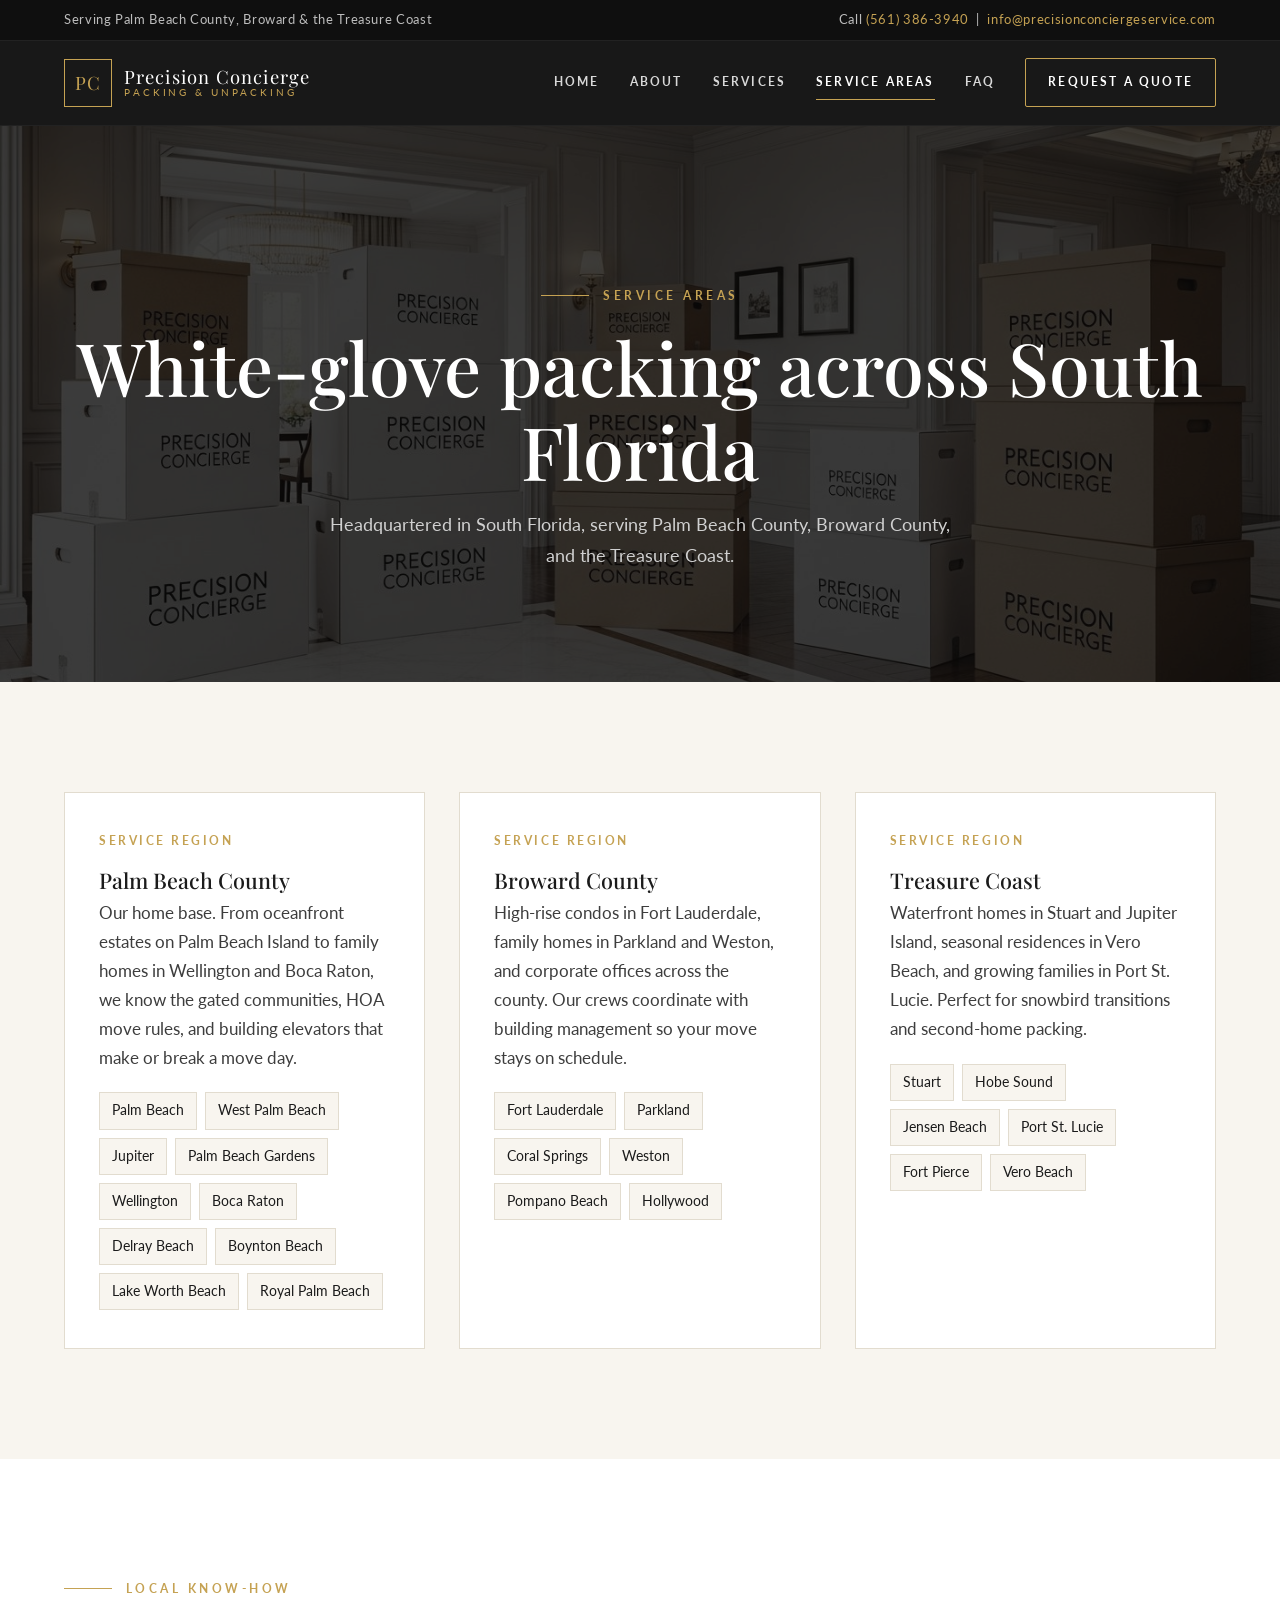
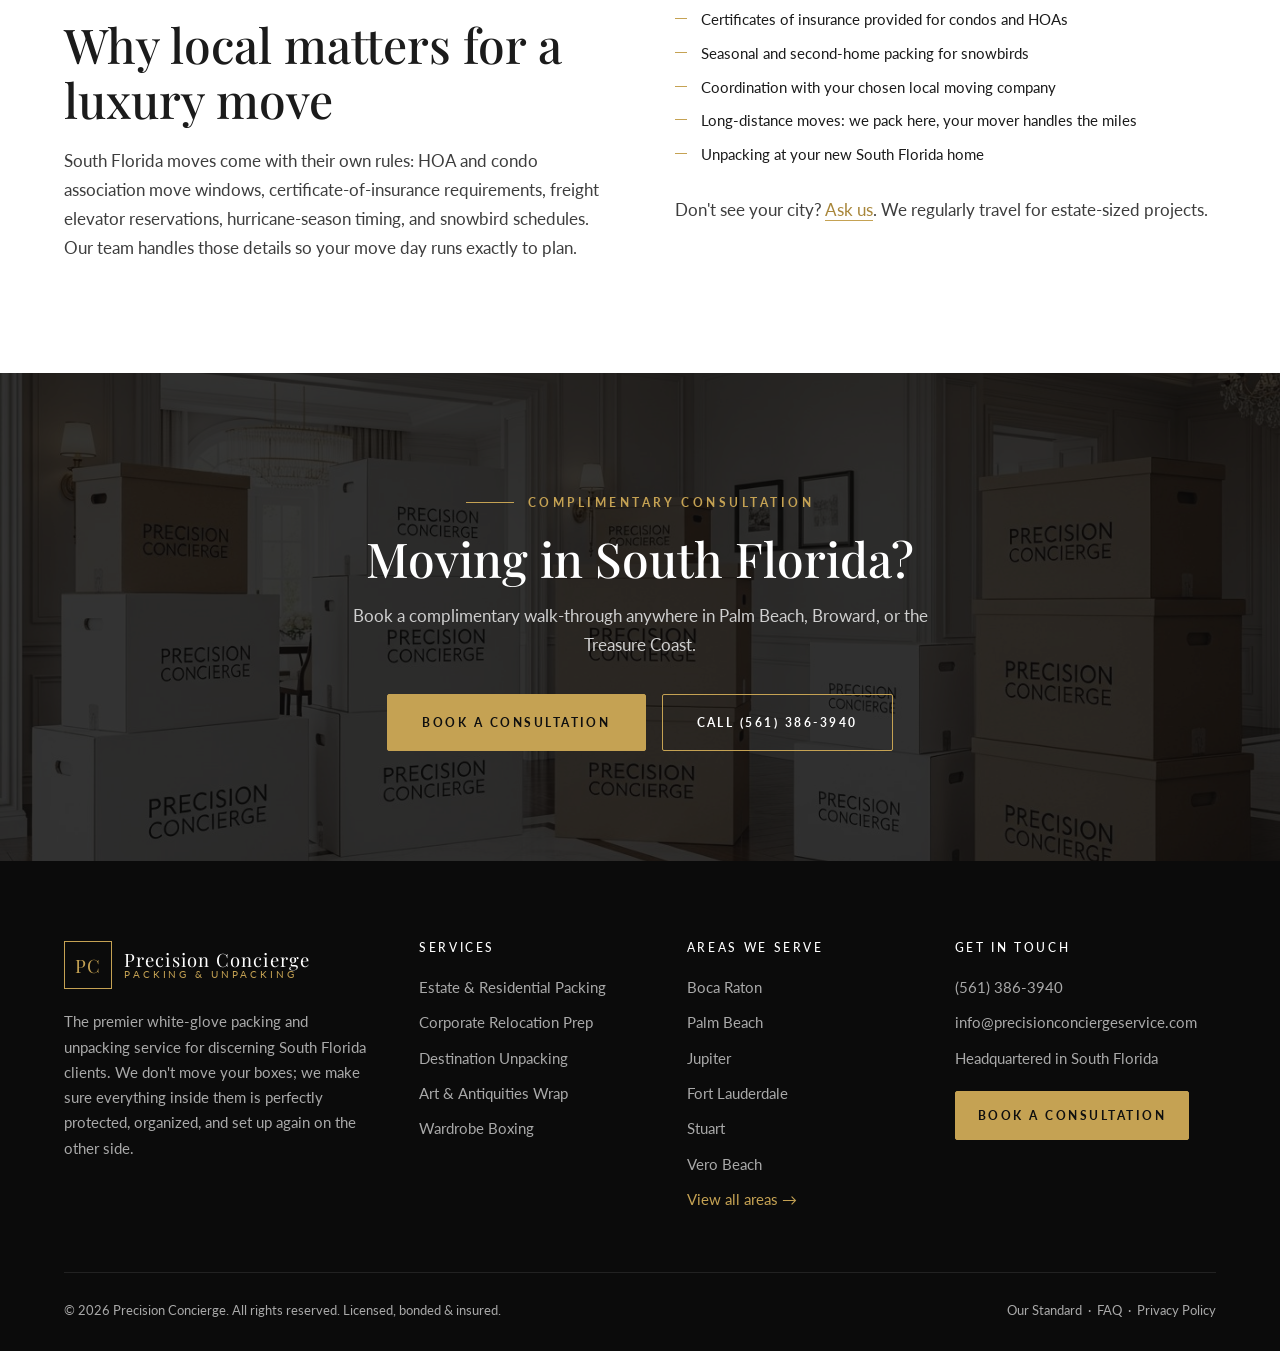
<file: service-areas.html>
<!DOCTYPE html>
<html lang="en">
<head>
<meta charset="UTF-8">
<meta name="viewport" content="width=device-width, initial-scale=1">
<title>Packing Services in Boca Raton, Palm Beach, Fort Lauderdale & Treasure Coast | Precision Concierge</title>
<meta name="description" content="Luxury packing and unpacking in Palm Beach, Boca Raton, Jupiter, Wellington, Fort Lauderdale, Parkland, Stuart, Port St. Lucie, Vero Beach and more.">
<link rel="canonical" href="https://precisionconciergeservice.com/service-areas">
<meta property="og:type" content="website">
<meta property="og:title" content="Packing Services in Boca Raton, Palm Beach, Fort Lauderdale & Treasure Coast | Precision Concierge">
<meta property="og:description" content="Luxury packing and unpacking in Palm Beach, Boca Raton, Jupiter, Wellington, Fort Lauderdale, Parkland, Stuart, Port St. Lucie, Vero Beach and more.">
<meta property="og:url" content="https://precisionconciergeservice.com/service-areas">
<meta property="og:image" content="https://precisionconciergeservice.com/images/hero-luxury.jpg">
<meta name="twitter:card" content="summary_large_image">
<meta name="theme-color" content="#0f0f0f">
<link rel="preconnect" href="https://fonts.googleapis.com">
<link rel="preconnect" href="https://fonts.gstatic.com" crossorigin>
<link href="https://fonts.googleapis.com/css2?family=Lato:wght@300;400;700&family=Playfair+Display:ital,wght@0,400;0,500;0,600;1,400&display=swap" rel="stylesheet">
<link rel="stylesheet" href="/css/styles.css">
<script type="application/ld+json">{"@context": "https://schema.org", "@type": "LocalBusiness", "@id": "https://precisionconciergeservice.com/#business", "name": "Precision Concierge", "description": "White-glove packing and unpacking service for luxury homes and corporate offices in South Florida.", "url": "https://precisionconciergeservice.com", "telephone": "+15613863940", "email": "info@precisionconciergeservice.com", "priceRange": "$$$", "address": {"@type": "PostalAddress", "addressRegion": "FL", "addressCountry": "US"}, "areaServed": [{"@type": "City", "name": "Palm Beach, FL"}, {"@type": "City", "name": "West Palm Beach, FL"}, {"@type": "City", "name": "Jupiter, FL"}, {"@type": "City", "name": "Palm Beach Gardens, FL"}, {"@type": "City", "name": "Wellington, FL"}, {"@type": "City", "name": "Boca Raton, FL"}, {"@type": "City", "name": "Delray Beach, FL"}, {"@type": "City", "name": "Boynton Beach, FL"}, {"@type": "City", "name": "Lake Worth Beach, FL"}, {"@type": "City", "name": "Royal Palm Beach, FL"}, {"@type": "City", "name": "Fort Lauderdale, FL"}, {"@type": "City", "name": "Parkland, FL"}, {"@type": "City", "name": "Coral Springs, FL"}, {"@type": "City", "name": "Weston, FL"}, {"@type": "City", "name": "Pompano Beach, FL"}, {"@type": "City", "name": "Hollywood, FL"}, {"@type": "City", "name": "Stuart, FL"}, {"@type": "City", "name": "Hobe Sound, FL"}, {"@type": "City", "name": "Jensen Beach, FL"}, {"@type": "City", "name": "Port St. Lucie, FL"}, {"@type": "City", "name": "Fort Pierce, FL"}, {"@type": "City", "name": "Vero Beach, FL"}], "hasOfferCatalog": {"@type": "OfferCatalog", "name": "Packing Services", "itemListElement": [{"@type": "Offer", "itemOffered": {"@type": "Service", "name": "Residential & Estate Packing"}}, {"@type": "Offer", "itemOffered": {"@type": "Service", "name": "Corporate Relocation Packing"}}, {"@type": "Offer", "itemOffered": {"@type": "Service", "name": "Destination Unpacking & Home Setup"}}]}}</script>
</head>
<body>
<a class="skip" href="#main">Skip to content</a>
<div class="topbar">
  <div class="container">
    <span class="hide-sm">Serving Palm Beach County, Broward &amp; the Treasure Coast</span>
    <span>Call <a href="tel:+15613863940">(561) 386-3940</a> &nbsp;|&nbsp; <a href="mailto:info@precisionconciergeservice.com">info@precisionconciergeservice.com</a></span>
  </div>
</div>
<header class="header">
  <div class="container">
    <a href="/" class="logo" aria-label="Precision Concierge home">
      <!-- SWAP: replace the two spans below with <img src="images/logo.png" alt="Precision Concierge"> once you add the logo file -->
      <span class="logo-mark">PC</span>
      <span class="logo-text">Precision Concierge<small>Packing &amp; Unpacking</small></span>
    </a>
    <button class="menu-toggle" aria-label="Open menu" aria-expanded="false">&#9776;</button>
    <nav class="nav" aria-label="Main">
      <a href="/">Home</a>
      <a href="/about">About</a>
      <a href="/services">Services</a>
      <a href="/service-areas" class="active">Service Areas</a>
      <a href="/faq">FAQ</a>
      <a href="/contact" class="btn btn-outline">Request a Quote</a>
    </nav>
  </div>
</header>
<main id="main">

<section class="page-hero" style="background-image:url('/images/hero-luxury.jpg')">
  <div class="container"><span class="eyebrow">Service Areas</span><h1>White-glove packing across South Florida</h1><p>Headquartered in South Florida, serving Palm Beach County, Broward County, and the Treasure Coast.</p></div>
</section>
<section class="section bg-ivory">
  <div class="container">
    <!-- CONFIRM: double-check this city list matches where the team actually travels. Remove any you don't serve. -->
    <div class="areas"><div class="area reveal"><span class="sub">Service Region</span><h3>Palm Beach County</h3><p style="margin-bottom:20px">Our home base. From oceanfront estates on Palm Beach Island to family homes in Wellington and Boca Raton, we know the gated communities, HOA move rules, and building elevators that make or break a move day.</p><ul class="city-list"><li>Palm Beach</li><li>West Palm Beach</li><li>Jupiter</li><li>Palm Beach Gardens</li><li>Wellington</li><li>Boca Raton</li><li>Delray Beach</li><li>Boynton Beach</li><li>Lake Worth Beach</li><li>Royal Palm Beach</li></ul></div><div class="area reveal"><span class="sub">Service Region</span><h3>Broward County</h3><p style="margin-bottom:20px">High-rise condos in Fort Lauderdale, family homes in Parkland and Weston, and corporate offices across the county. Our crews coordinate with building management so your move stays on schedule.</p><ul class="city-list"><li>Fort Lauderdale</li><li>Parkland</li><li>Coral Springs</li><li>Weston</li><li>Pompano Beach</li><li>Hollywood</li></ul></div><div class="area reveal"><span class="sub">Service Region</span><h3>Treasure Coast</h3><p style="margin-bottom:20px">Waterfront homes in Stuart and Jupiter Island, seasonal residences in Vero Beach, and growing families in Port St. Lucie. Perfect for snowbird transitions and second-home packing.</p><ul class="city-list"><li>Stuart</li><li>Hobe Sound</li><li>Jensen Beach</li><li>Port St. Lucie</li><li>Fort Pierce</li><li>Vero Beach</li></ul></div></div>
  </div>
</section>
<section class="section">
  <div class="container grid-2">
    <div class="reveal">
      <span class="eyebrow">Local Know-How</span>
      <h2>Why local matters for a luxury move</h2>
      <p style="margin-top:20px">South Florida moves come with their own rules: HOA and condo association move windows, certificate-of-insurance requirements, freight elevator reservations, hurricane-season timing, and snowbird schedules. Our team handles those details so your move day runs exactly to plan.</p>
    </div>
    <div class="reveal">
      <ul class="checks">
        <li>Certificates of insurance provided for condos and HOAs</li>
        <li>Seasonal and second-home packing for snowbirds</li>
        <li>Coordination with your chosen local moving company</li>
        <li>Long-distance moves: we pack here, your mover handles the miles</li>
        <li>Unpacking at your new South Florida home</li>
      </ul>
      <p style="margin-top:20px">Don't see your city? <a href="/contact" style="color:var(--gold-dark);border-bottom:1px solid var(--gold)">Ask us</a>. We regularly travel for estate-sized projects.</p>
    </div>
  </div>
</section>
<section class="cta-band" style="background-image:url('/images/hero-luxury.jpg')">
  <div class="container reveal">
    <span class="eyebrow">Complimentary Consultation</span>
    <h2>Moving in South Florida?</h2>
    <p>Book a complimentary walk-through anywhere in Palm Beach, Broward, or the Treasure Coast.</p>
    <div class="btn-row" style="justify-content:center">
      <a href="/contact" class="btn btn-gold">Book a Consultation</a>
      <a href="tel:+15613863940" class="btn btn-outline">Call (561) 386-3940</a>
    </div>
  </div>
</section>

</main>
<footer class="footer">
  <div class="container">
    <div class="footer-grid">
      <div>
        <a href="/" class="logo" style="margin-bottom:20px"><span class="logo-mark">PC</span><span class="logo-text">Precision Concierge<small>Packing &amp; Unpacking</small></span></a>
        <p>The premier white-glove packing and unpacking service for discerning South Florida clients. We don't move your boxes; we make sure everything inside them is perfectly protected, organized, and set up again on the other side.</p>
      </div>
      <div>
        <h4>Services</h4>
        <ul>
          <li><a href="/services#residential">Estate &amp; Residential Packing</a></li>
          <li><a href="/services#corporate">Corporate Relocation Prep</a></li>
          <li><a href="/services#unpacking">Destination Unpacking</a></li>
          <li><a href="/services#residential">Art &amp; Antiquities Wrap</a></li>
          <li><a href="/services#residential">Wardrobe Boxing</a></li>
        </ul>
      </div>
      <div>
        <h4>Areas We Serve</h4>
        <ul><li><a href="/service-areas">Boca Raton</a></li><li><a href="/service-areas">Palm Beach</a></li><li><a href="/service-areas">Jupiter</a></li><li><a href="/service-areas">Fort Lauderdale</a></li><li><a href="/service-areas">Stuart</a></li><li><a href="/service-areas">Vero Beach</a></li><li><a href="/service-areas" class="gold">View all areas &rarr;</a></li></ul>
      </div>
      <div>
        <h4>Get in Touch</h4>
        <ul>
          <li><a href="tel:+15613863940">(561) 386-3940</a></li>
          <li><a href="mailto:info@precisionconciergeservice.com">info@precisionconciergeservice.com</a></li>
          <li>Headquartered in South Florida</li>
          <li style="margin-top:10px"><a href="/contact" class="btn btn-gold" style="padding:13px 22px">Book a Consultation</a></li>
        </ul>
      </div>
    </div>
    <div class="footer-bottom">
      <span>&copy; <span id="year">2026</span> Precision Concierge. All rights reserved. Licensed, bonded &amp; insured.</span>
      <span><a href="/about">Our Standard</a> &nbsp;&middot;&nbsp; <a href="/faq">FAQ</a> &nbsp;&middot;&nbsp; <a href="/privacy">Privacy Policy</a></span>
    </div>
  </div>
</footer>
<div class="mobile-bar">
  <a href="tel:+15613863940">Call Now</a>
  <a href="/contact">Free Consultation</a>
</div>
<script src="/js/main.js"></script>
</body>
</html>
</file>
<file: css/styles.css>
/* ==========================================================
   Precision Concierge - Site Styles
   Brand: black / warm gold / ivory. Playfair Display + Lato
   ========================================================== */
:root{
  --black:#0f0f0f;
  --ink:#1b1b1b;
  --charcoal:#2a2a2a;
  --gold:#c5a253;
  --gold-dark:#a8863a;
  --ivory:#f8f5ef;
  --cream:#efe9dd;
  --gray:#6b6b6b;
  --line:#e2dccf;
  --white:#fff;
  --serif:"Playfair Display", Georgia, serif;
  --sans:"Lato", "Helvetica Neue", Arial, sans-serif;
  --max:1200px;
  --radius:2px;
}
*{box-sizing:border-box;margin:0;padding:0}
html{scroll-behavior:smooth}
body{font-family:var(--sans);color:var(--ink);background:var(--white);line-height:1.7;font-size:17px;-webkit-font-smoothing:antialiased}
img{max-width:100%;display:block}
a{color:inherit;text-decoration:none}
h1,h2,h3,h4{font-family:var(--serif);font-weight:500;line-height:1.15;color:var(--ink)}
h1{font-size:clamp(2.6rem,6vw,4.6rem)}
h2{font-size:clamp(2rem,4vw,3rem)}
h3{font-size:1.5rem}
p{color:#3d3d3d}
.container{width:90%;max-width:var(--max);margin:0 auto}
.narrow{max-width:780px}
.center{text-align:center}
.section{padding:110px 0}
.section-sm{padding:70px 0}
.bg-ivory{background:var(--ivory)}
.bg-dark{background:var(--black);color:var(--white)}
.bg-dark h2,.bg-dark h3{color:var(--white)}
.bg-dark p{color:#c9c9c9}
.eyebrow{display:inline-flex;align-items:center;gap:14px;font-size:.78rem;letter-spacing:.28em;text-transform:uppercase;color:var(--gold);font-weight:700;margin-bottom:18px}
.eyebrow::before{content:"";width:48px;height:1px;background:var(--gold)}
.center .eyebrow::after{content:"";width:48px;height:1px;background:var(--gold)}
.lead{font-size:1.15rem;color:var(--gray);max-width:640px}
.center .lead{margin:0 auto}
.skip{position:absolute;left:-9999px}
.skip:focus{left:16px;top:16px;background:var(--gold);color:#000;padding:10px 16px;z-index:999}

/* Buttons */
.btn{display:inline-block;padding:17px 34px;font-size:.78rem;letter-spacing:.2em;text-transform:uppercase;font-weight:700;border:1px solid var(--gold);transition:all .25s ease;cursor:pointer;font-family:var(--sans);border-radius:var(--radius)}
.btn-gold{background:var(--gold);color:var(--black)}
.btn-gold:hover{background:var(--gold-dark);border-color:var(--gold-dark)}
.btn-outline{background:transparent;color:var(--white)}
.btn-outline:hover{background:var(--gold);color:var(--black)}
.btn-outline-dark{background:transparent;color:var(--ink)}
.btn-outline-dark:hover{background:var(--ink);color:var(--white);border-color:var(--ink)}
.btn-row{display:flex;gap:16px;flex-wrap:wrap}
.center .btn-row{justify-content:center}

/* Top bar */
.topbar{background:var(--black);color:#bdbdbd;font-size:.8rem;letter-spacing:.05em;padding:9px 0;border-bottom:1px solid #222}
.topbar .container{display:flex;justify-content:space-between;gap:12px;flex-wrap:wrap}
.topbar a{color:var(--gold)}

/* Header */
.header{position:sticky;top:0;z-index:100;background:rgba(15,15,15,.96);backdrop-filter:blur(8px);border-bottom:1px solid #222}
.header .container{display:flex;align-items:center;justify-content:space-between;height:84px}
.logo{display:flex;align-items:center;gap:12px;color:var(--white)}
.logo img{height:52px;width:auto}
.logo-mark{width:48px;height:48px;border:1px solid var(--gold);display:grid;place-items:center;font-family:var(--serif);color:var(--gold);font-size:1.15rem;letter-spacing:.05em}
.logo-text{font-family:var(--serif);font-size:1.15rem;letter-spacing:.06em;line-height:1.1}
.logo-text small{display:block;font-family:var(--sans);font-size:.6rem;letter-spacing:.3em;color:var(--gold);text-transform:uppercase}
.nav{display:flex;align-items:center;gap:30px}
.nav a{color:#d8d8d8;font-size:.76rem;letter-spacing:.18em;text-transform:uppercase;font-weight:700;padding:6px 0;border-bottom:1px solid transparent}
.nav a:hover,.nav a.active{color:var(--white);border-bottom-color:var(--gold)}
.nav .btn{padding:13px 22px;color:var(--white);border-bottom:1px solid var(--gold)}
.nav .btn:hover{color:var(--black)}
.menu-toggle{display:none;background:none;border:1px solid #444;color:var(--white);width:46px;height:46px;font-size:1.3rem;cursor:pointer}

/* Hero */
.hero{position:relative;min-height:88vh;display:flex;align-items:center;color:var(--white);background:#1a1a1a center/cover no-repeat}
.hero::before{content:"";position:absolute;inset:0;background:linear-gradient(90deg,rgba(10,10,10,.88) 0%,rgba(10,10,10,.6) 50%,rgba(10,10,10,.25) 100%)}
.hero .container{position:relative;z-index:1}
.hero h1{color:var(--white);margin-bottom:26px}
.hero h1 em{font-style:italic;color:#f1e6cc;font-weight:400}
.hero p{color:#dcdcdc;font-size:1.15rem;max-width:560px;margin-bottom:38px}
.hero-badges{display:flex;gap:28px;margin-top:46px;flex-wrap:wrap}
.hero-badges span{font-size:.75rem;letter-spacing:.18em;text-transform:uppercase;color:#cfcfcf;display:flex;align-items:center;gap:10px}
.hero-badges span::before{content:"✓";color:var(--gold);font-weight:700}
.page-hero{background:var(--black) center/cover no-repeat;position:relative;padding:150px 0 110px;color:var(--white);text-align:center}
.page-hero::before{content:"";position:absolute;inset:0;background:rgba(10,10,10,.78)}
.page-hero .container{position:relative}
.page-hero h1{color:var(--white);margin-bottom:16px}
.page-hero p{color:#d0d0d0;font-size:1.15rem;max-width:640px;margin:0 auto}

/* Grid helpers */
.grid-2{display:grid;grid-template-columns:1fr 1fr;gap:70px;align-items:center}
.grid-3{display:grid;grid-template-columns:repeat(3,1fr);gap:34px}
.grid-4{display:grid;grid-template-columns:repeat(4,1fr);gap:30px}

/* Image frames (fall back to an elegant gradient if the image is missing) */
.frame{position:relative;background:linear-gradient(135deg,#2a2622,#141414);min-height:420px;overflow:hidden}
.frame img{width:100%;height:100%;object-fit:cover;position:absolute;inset:0}
.frame::after{content:"";position:absolute;inset:18px;border:1px solid rgba(197,162,83,.55);pointer-events:none}
.frame .ph{position:absolute;inset:0;display:grid;place-items:center;color:var(--gold);font-size:.75rem;letter-spacing:.2em;text-transform:uppercase;text-align:center;padding:30px}

/* Feature list */
.features{display:grid;gap:30px;margin-top:34px}
.feature{display:grid;grid-template-columns:52px 1fr;gap:18px}
.feature .icon{width:52px;height:52px;border:1px solid var(--gold);display:grid;place-items:center;color:var(--gold);font-family:var(--serif);font-size:1.2rem}
.feature h4{font-size:1.2rem;margin-bottom:4px}

/* Service cards */
.card{background:var(--white);border:1px solid var(--line);display:flex;flex-direction:column;transition:transform .3s, box-shadow .3s}
.card:hover{transform:translateY(-6px);box-shadow:0 22px 50px rgba(0,0,0,.08)}
.card .frame{min-height:250px}
.card .frame::after{inset:12px}
.card-body{padding:36px 32px 38px;display:flex;flex-direction:column;flex:1}
.card-tag{font-size:.7rem;letter-spacing:.24em;text-transform:uppercase;color:var(--gold);font-weight:700;margin-bottom:10px}
.card h3{margin-bottom:14px}
.card p{margin-bottom:20px}
.checks{list-style:none;margin-bottom:28px;display:grid;gap:8px}
.checks li{padding-left:26px;position:relative;font-size:.95rem}
.checks li::before{content:"";position:absolute;left:0;top:11px;width:12px;height:1px;background:var(--gold)}
.card .btn{margin-top:auto;align-self:flex-start}
.badge-new{display:inline-block;background:var(--gold);color:var(--black);font-size:.62rem;letter-spacing:.2em;padding:4px 10px;margin-left:8px;vertical-align:middle;font-family:var(--sans);font-weight:700}

/* Process */
.step{border-top:1px solid #333;padding-top:28px}
.step .num{font-family:var(--serif);font-size:2.8rem;color:var(--gold);line-height:1;margin-bottom:14px;font-style:italic}
.step h3{font-size:1.3rem;margin-bottom:10px}

/* Split CTA (pack + unpack) */
.duo{display:grid;grid-template-columns:1fr 1fr;border:1px solid var(--line)}
.duo > div{padding:56px 48px}
.duo > div + div{border-left:1px solid var(--line);background:var(--ivory)}
.duo h3{margin-bottom:12px}

/* Testimonials */
.quote{background:var(--white);border:1px solid var(--line);padding:42px 36px;position:relative}
.quote::before{content:"\201C";font-family:var(--serif);font-size:5rem;color:var(--gold);line-height:1;position:absolute;top:18px;right:28px;opacity:.35}
.quote p{font-family:var(--serif);font-style:italic;font-size:1.12rem;color:var(--ink);margin:40px 0 24px;line-height:1.6}
.quote cite{font-style:normal;font-size:.75rem;letter-spacing:.2em;text-transform:uppercase;color:var(--gold);font-weight:700}
.stars{color:var(--gold);letter-spacing:4px;font-size:.9rem}

/* Service areas */
.areas{display:grid;grid-template-columns:repeat(3,1fr);gap:34px}
.area{border:1px solid var(--line);padding:38px 34px;background:var(--white)}
.area h3{font-size:1.35rem;margin-bottom:6px}
.area .sub{font-size:.72rem;letter-spacing:.22em;color:var(--gold);text-transform:uppercase;font-weight:700;margin-bottom:18px;display:block}
.city-list{list-style:none;display:flex;flex-wrap:wrap;gap:8px}
.city-list li{font-size:.85rem;border:1px solid var(--line);padding:6px 12px;background:var(--ivory)}
.area-strip{display:flex;flex-wrap:wrap;gap:10px 26px;justify-content:center;margin-top:26px}
.area-strip span{font-size:.8rem;letter-spacing:.16em;text-transform:uppercase;color:var(--gray)}
.area-strip span::before{content:"◆ ";color:var(--gold);font-size:.6rem}

/* FAQ */
.faq-item{border-bottom:1px solid var(--line)}
.faq-q{width:100%;text-align:left;background:none;border:none;padding:28px 50px 28px 0;font-family:var(--serif);font-size:1.3rem;color:var(--ink);cursor:pointer;position:relative}
.faq-q::after{content:"+";position:absolute;right:6px;top:50%;transform:translateY(-50%);color:var(--gold);font-size:1.8rem;font-family:var(--sans);font-weight:300;transition:transform .3s}
.faq-item.open .faq-q::after{transform:translateY(-50%) rotate(45deg)}
.faq-a{max-height:0;overflow:hidden;transition:max-height .35s ease}
.faq-a p{padding:0 40px 28px 0}
.faq-cat{font-size:.75rem;letter-spacing:.24em;text-transform:uppercase;color:var(--gold);font-weight:700;margin:50px 0 6px}

/* Contact / Form */
.contact-grid{display:grid;grid-template-columns:.85fr 1.15fr;gap:70px}
.info-block{margin-bottom:30px}
.info-block .label{font-size:.72rem;letter-spacing:.22em;color:var(--gold);text-transform:uppercase;font-weight:700;margin-bottom:4px}
.info-block a,.info-block div{font-family:var(--serif);font-size:1.3rem;color:var(--ink)}
.info-block a:hover{color:var(--gold-dark)}
.form{background:var(--ivory);padding:52px 48px;border:1px solid var(--line)}
.form h2{font-size:2rem;margin-bottom:28px}
.form-row{display:grid;grid-template-columns:1fr 1fr;gap:20px}
.field{margin-bottom:22px;display:flex;flex-direction:column}
.field label{font-size:.7rem;letter-spacing:.2em;text-transform:uppercase;font-weight:700;margin-bottom:8px;color:var(--charcoal)}
.field input,.field select,.field textarea{font-family:var(--sans);font-size:1rem;padding:14px 16px;border:1px solid #d6cfbf;background:var(--white);color:var(--ink);border-radius:var(--radius)}
.field input:focus,.field select:focus,.field textarea:focus{outline:2px solid var(--gold);outline-offset:1px;border-color:var(--gold)}
.field textarea{min-height:130px;resize:vertical}
.checkbox-group{display:flex;flex-wrap:wrap;gap:10px 22px}
.checkbox-group label{text-transform:none;letter-spacing:0;font-weight:400;font-size:.95rem;display:flex;gap:8px;align-items:center;margin:0}
.form-note{font-size:.82rem;color:var(--gray);margin-top:14px}
.form-success{display:none;background:var(--black);color:var(--white);padding:28px;margin-top:20px;border-left:3px solid var(--gold)}
.form-success p{color:#ddd}

/* CTA band */
.cta-band{background:var(--black) center/cover;position:relative;padding:110px 0;text-align:center;color:var(--white)}
.cta-band::before{content:"";position:absolute;inset:0;background:rgba(10,10,10,.82)}
.cta-band .container{position:relative}
.cta-band h2{color:var(--white);margin-bottom:16px}
.cta-band p{color:#cfcfcf;max-width:580px;margin:0 auto 34px}

/* Footer */
.footer{background:#0b0b0b;color:#a9a9a9;padding:80px 0 30px;font-size:.93rem}
.footer-grid{display:grid;grid-template-columns:1.4fr 1fr 1fr 1.2fr;gap:50px;margin-bottom:60px}
.footer h4{font-family:var(--sans);color:var(--white);font-size:.75rem;letter-spacing:.22em;text-transform:uppercase;margin-bottom:20px}
.footer ul{list-style:none;display:grid;gap:10px}
.footer a:hover{color:var(--gold)}
.footer p{color:#a9a9a9}
.footer .gold{color:var(--gold)}
.footer-bottom{border-top:1px solid #222;padding-top:26px;display:flex;justify-content:space-between;flex-wrap:wrap;gap:12px;font-size:.82rem}

/* Mobile sticky call bar */
.mobile-bar{display:none}

/* Prose (privacy page) */
.prose h2{font-size:1.6rem;margin:40px 0 12px}
.prose p,.prose li{margin-bottom:12px}
.prose ul{padding-left:22px}

/* Placeholder flag for items needing real info */
.todo{background:#fff4d6;border:1px dashed var(--gold);padding:2px 6px;font-size:.85em}

/* Reveal animation */
.reveal{opacity:0;transform:translateY(24px);transition:opacity .8s ease, transform .8s ease}
.reveal.in{opacity:1;transform:none}
@media (prefers-reduced-motion: reduce){.reveal{opacity:1;transform:none;transition:none}html{scroll-behavior:auto}}

/* Responsive */
@media (max-width:1000px){
  .grid-4{grid-template-columns:1fr 1fr}
  .footer-grid{grid-template-columns:1fr 1fr}
  .areas{grid-template-columns:1fr 1fr}
}
@media (max-width:860px){
  .menu-toggle{display:block}
  .nav{position:fixed;top:84px;left:0;right:0;background:var(--black);flex-direction:column;align-items:flex-start;padding:30px 5%;gap:20px;visibility:hidden;opacity:0;transform:translateY(-12px);transition:opacity .25s,transform .25s,visibility .25s;border-bottom:1px solid #222}
  .nav.open{visibility:visible;opacity:1;transform:none}
  .grid-2,.grid-3,.contact-grid,.duo{grid-template-columns:1fr;gap:40px}
  .duo > div + div{border-left:none;border-top:1px solid var(--line)}
  .section{padding:80px 0}
  .form{padding:36px 24px}
  .form-row{grid-template-columns:1fr;gap:0}
  .frame{min-height:300px}
  .topbar .hide-sm{display:none}
  .mobile-bar{display:grid;grid-template-columns:1fr 1fr;position:fixed;bottom:0;left:0;right:0;z-index:200;box-shadow:0 -6px 20px rgba(0,0,0,.2)}
  .mobile-bar a{padding:16px;text-align:center;font-size:.75rem;letter-spacing:.18em;text-transform:uppercase;font-weight:700}
  .mobile-bar a:first-child{background:var(--black);color:var(--white)}
  .mobile-bar a:last-child{background:var(--gold);color:var(--black)}
  body{padding-bottom:54px}
}
@media (max-width:560px){
  .grid-4,.areas,.footer-grid{grid-template-columns:1fr}
  .duo > div{padding:40px 28px}
}
</file>
